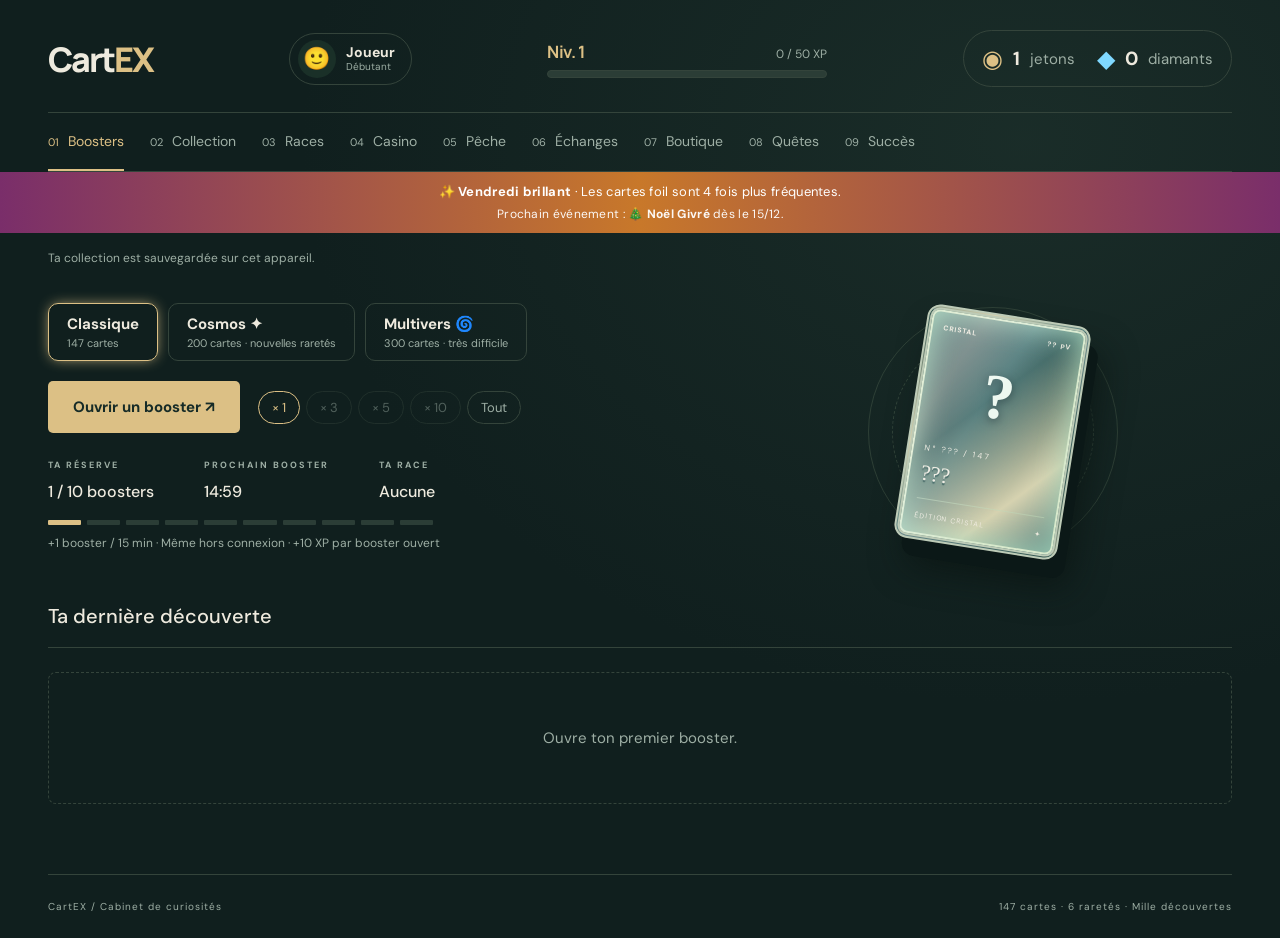
<file: index.html>
<!doctype html>
<html lang="fr">
<head><meta charset="utf-8"><meta name="viewport" content="width=device-width,initial-scale=1"><meta name="theme-color" content="#142b28"><title>CartEX — Le cabinet des curiosités</title><link rel="stylesheet" href="style.css?v=33"></head>
<body>
<header><a class="brand" href="./">Cart<span>EX</span><small>LE CABINET DES CURIOSITÉS</small></a><button class="who" data-tab="profil" aria-label="Mon profil"><span id="who-avatar">🙂</span><span class="who-text"><b id="who-name">Joueur</b><small id="who-title">Débutant</small></span></button><div class="level" aria-label="Ton niveau"><div class="level-head"><b id="level-num">Niv. 1</b><span id="xp-text">0 / 50 XP</span></div><div class="xp-bar"><i id="xp-fill"></i></div></div><div class="wallet"><span class="coin">◉</span><strong id="balance">—</strong><span>jetons</span><span class="coin dia">◆</span><strong id="diamonds">0</strong><span>diamants</span></div></header>
<nav aria-label="Navigation principale"><button class="active" data-tab="packs">01 <span>Boosters</span></button><button data-tab="collection">02 <span>Collection</span></button><button data-tab="races">03 <span>Races</span></button><button data-tab="casino">04 <span>Casino</span></button><button data-tab="peche">05 <span>Pêche</span></button><button data-tab="echanges">06 <span>Échanges</span></button><button data-tab="boutique">07 <span>Boutique</span></button><button data-tab="quests">08 <span>Quêtes <b id="quest-badge"></b></span></button><button data-tab="succes">09 <span>Succès</span></button></nav>
<div id="event" hidden></div>
<main>
<p id="status" role="status" aria-live="polite">Connexion à ta collection…</p>
<section id="packs" class="tab visible">
<div class="hero"><div class="hero-copy"><div id="set-picker" class="set-picker" role="group" aria-label="Choix du booster"></div><div class="actions"><button id="open" class="primary" disabled>Ouvrir un booster <span>↗</span></button><div id="count-picker" class="count-picker" role="group" aria-label="Nombre de boosters à ouvrir"></div></div><div class="supply"><div><span class="eyebrow">TA RÉSERVE</span><strong id="reserve">— / 10 boosters</strong></div><div><span class="eyebrow">PROCHAIN BOOSTER</span><strong id="timer">—</strong></div><div><span class="eyebrow">TA RACE</span><strong id="race-chip">—</strong></div></div><div id="reserve-track" aria-hidden="true"></div><p class="fine" id="rate-note">+1 booster / 15 min · Même hors connexion · +10 XP par booster ouvert</p></div>
<div class="showcase" aria-label="Aperçu d’une carte Cristal"><div class="orbit"></div><div class="display-card"><div class="display-top">CRISTAL <span>?? PV</span></div><div class="gem"><span class="mystery-mark">?</span></div><p>N° ??? / 147</p><h2>???</h2><div class="display-bottom">ÉDITION CRISTAL <span>✦</span></div></div><span class="float-note">LE HASARD A DE L’ÉCLAT.</span></div></div>
<div class="section-heading"><h2>Ta dernière découverte</h2></div><div id="resultat" class="grid result"><div class="empty">Ouvre ton premier booster.</div></div>
</section>
<section id="collection" class="tab"><div class="set-picker col-picker" role="group" aria-label="Choix de la collection"></div><div class="section-heading"><div><p class="eyebrow">LE CABINET</p><h1>Ta collection</h1><p id="count">— / 147 cartes</p></div><div class="sell-box"><div id="sell-filter" class="sell-filter"></div><button id="sell" class="secondary" disabled>Vendre les doublons</button></div></div><div id="themes" class="theme-row"></div><div class="filters"><label>Rechercher <input id="search" type="search" placeholder="Nom d’une carte…"></label><label>Rareté <select id="rarity"><option value="">Toutes les raretés</option></select></label><label class="check"><input id="owned" type="checkbox"> Cartes obtenues</label></div><p class="fine"><span id="sell-rate"></span> Ton premier exemplaire est conservé. Les cartes que tu n’as pas encore restent cachées.</p><div id="cards"></div></section>

<section id="casino" class="tab"><div class="casino-layout" data-casino><div><h1>Casino</h1><p class="fine">Jetons virtuels uniquement. Aucun achat ni gain d’argent réel. Chaque partie rapporte 3 XP (30 XP par jour maximum au casino).</p>
<div class="game-tabs"><button class="active" data-game="slots">Machine</button><button data-game="bomb">Bombe</button><button data-game="animals">Course</button><button data-game="mystery">Mystère</button><button data-game="dice">Dés</button></div>
<label for="bet">Ta mise</label><select id="bet"><option value="0.25">0,25 jeton</option><option value="0.5">0,5 jeton</option><option value="1" selected>1 jeton</option><option value="2">2 jetons</option><option value="5">5 jetons</option></select>
<details class="rules" data-for="slots"><summary>Gains et probabilités</summary><p><span>Trois étoiles · 7 %</span><b>Mise × 5</b></p><p><span>Trois diamants · 20 %</span><b>Mise × 2</b></p><p><span>Trois éclats · 8 %</span><b>Une carte</b></p><p><span>Autre combinaison · 65 %</span><b>Mise perdue</b></p><small>Les gains indiqués incluent la mise. Les cartes suivent les raretés des boosters.</small></details>
<details class="rules" data-for="bomb" hidden open><summary>Comment jouer</summary><p>9 cases, dont 5 bombes. Chaque case sûre fait monter ton gain, une bombe te fait tout perdre. Encaisse quand tu veux.</p><p><span>1 case sûre</span><b>× 2</b></p><p><span>2 cases</span><b>× 4</b></p><p><span>3 cases</span><b>× 10</b></p><p><span>4 cases (toutes)</span><b>× 20</b></p></details>
<details class="rules" data-for="animals" hidden open><summary>Comment jouer</summary><p>Choisis un animal. Un seul gagne : plus il est lent, plus il paie.</p></details>
<details class="rules" data-for="mystery" hidden open><summary>Comment jouer</summary><p>Trois cartes, un seul trésor. Une chance sur trois, gain × 2,4.</p></details>
<details class="rules" data-for="dice" hidden open><summary>Comment jouer</summary><p>Deux dés, on parie sur la somme.</p><p><span>Plus de 7 · 42 %</span><b>× 1,9</b></p><p><span>Moins de 7 · 42 %</span><b>× 1,9</b></p><p><span>Sept pile · 17 %</span><b>× 4,8</b></p></details></div>
<div class="stages"><div class="machine" data-stage="slots"><p class="eyebrow">LA CHANCE TOURNE</p><div class="reels" id="reels" aria-hidden="true"><span>✦</span><span>◈</span><span>❖</span></div><button id="play" class="primary" disabled>Tenter ma chance ↗</button><p id="casino-message" role="status">Le prochain tour t’appartient.</p><div id="casino-card" class="grid"></div></div>
<div class="machine" data-stage="bomb" hidden><p class="eyebrow">LA BOMBE</p><div id="bomb-grid" class="bomb-grid"></div><div class="stage-actions"><button id="bomb-start" class="primary">Jouer</button><button id="bomb-cash" class="secondary">Encaisser</button></div><p id="msg-bomb" class="game-msg" role="status"></p></div>
<div class="machine" data-stage="animals" hidden><p class="eyebrow">LA COURSE</p><div id="animal-track" class="animal-track"></div><div id="animal-picks" class="pick-list"></div><p id="msg-animals" class="game-msg" role="status"></p></div>
<div class="machine" data-stage="mystery" hidden><p class="eyebrow">LA CARTE MYSTÈRE</p><div id="mystery-cards" class="mystery-cards"></div><p id="msg-mystery" class="game-msg" role="status"></p></div>
<div class="machine" data-stage="dice" hidden><p class="eyebrow">LES DÉS</p><div id="dice-faces" class="dice-faces"><span>⚀</span><span>⚀</span></div><div id="dice-picks" class="pick-list"></div><p id="msg-dice" class="game-msg" role="status"></p></div></div></div></section>
<section id="boutique" class="tab"><h1>Boutique</h1><div class="shop-wallet"><span>◉ <b id="shop-jetons">0</b> jetons</span><span>◆ <b id="shop-diamants">0</b> diamants</span></div><p class="fine" id="shop-boosts"></p><div id="shop-picker" class="set-picker" role="group" aria-label="Collection des packs"></div><div id="daily" class="daily"></div><div id="shop-list" class="shop-layout"></div><div class="code-box"><h2>🎁 Code secret</h2><p class="fine">Tu as un code ? Tape-le ici pour recevoir ta récompense.</p><form id="code-form" autocomplete="off"><input id="code-input" type="text" maxlength="40" placeholder="Ton code…" aria-label="Code secret" autocapitalize="characters" spellcheck="false"><button class="primary" type="submit">Valider</button></form><p id="code-msg" class="fine" role="status"></p><div id="code-card"></div></div></section>
<section id="cosmos" class="tab"><div class="set-picker col-picker" role="group" aria-label="Choix de la collection"></div><div class="section-heading"><div><p class="eyebrow">L’EXTENSION</p><h1>Cosmos</h1><p id="c-count">— / 200 cartes</p></div><div class="sell-box"><div id="c-sell-filter" class="sell-filter"></div><button id="c-sell" class="secondary" disabled>Vendre les doublons</button></div></div><div id="c-themes" class="theme-row"></div>
<details class="rules cosmos-odds"><summary>Raretés et probabilités</summary><div id="c-odds"></div><small>Chances par carte tirée dans un booster Cosmos. La carte Ultime est tirée à part.</small></details>
<div class="filters"><label>Rechercher <input id="c-search" type="search" placeholder="Nom d’une carte…"></label><label>Rareté <select id="c-rarity"><option value="">Toutes les raretés</option></select></label><label class="check"><input id="c-owned" type="checkbox"> Cartes obtenues</label></div>
<p class="fine" id="c-sell-note"></p><div id="c-cards"></div></section>
<section id="multivers" class="tab"><div class="set-picker col-picker" role="group" aria-label="Choix de la collection"></div><div class="section-heading"><div><p class="eyebrow">LA GRANDE EXTENSION</p><h1>Multivers</h1><p id="m-count">— / 300 cartes</p></div><div class="sell-box"><div id="m-sell-filter" class="sell-filter"></div><button id="m-sell" class="secondary" disabled>Vendre les doublons</button></div></div><div id="m-themes" class="theme-row"></div>
<details class="rules cosmos-odds multi-odds"><summary>Raretés et probabilités</summary><div id="m-odds"></div><small>Chances par carte tirée dans un booster Multivers. Les cartes Paradoxe et Absolu sont tirées à part, avec leurs propres chances.</small></details>
<div class="filters"><label>Rechercher <input id="m-search" type="search" placeholder="Nom d’une carte…"></label><label>Rareté <select id="m-rarity"><option value="">Toutes les raretés</option></select></label><label class="check"><input id="m-owned" type="checkbox"> Cartes obtenues</label></div>
<p class="fine" id="m-sell-note"></p><div id="m-cards"></div></section>
<section id="evenements" class="tab"><div class="set-picker col-picker" role="group" aria-label="Choix de la collection"></div><div class="section-heading"><div><p class="eyebrow">ÉDITIONS LIMITÉES</p><h1>Événements</h1><p id="e-count">— cartes d’événement</p></div><div class="sell-box"><button id="e-sell" class="secondary" disabled>Vendre les doublons</button></div></div><p class="fine" id="e-note"></p><div id="e-list"></div></section>
<section id="races" class="tab"><h1>Races</h1>
<div class="race-layout"><div class="race-panel"><h2>Ta race équipée</h2><div id="race-equipped"></div><button id="roll-race" class="primary" disabled>Tirer une race ↗</button><p class="fine" id="race-cost"></p><div id="race-result" role="status" aria-live="polite"></div></div>
<div class="race-panel"><h2>Tes chances</h2><div id="race-odds" class="race-odds"></div><p class="fine">Plus une race est rare, plus ses avantages sont forts : boosters plus rapides, plus de chance d’avoir des cartes rares, doublons revendus plus cher.</p></div></div>
<div class="section-heading"><h2>Toutes les races</h2></div><div id="race-list" class="race-grid"></div></section>
<section id="profil" class="tab"><h1>Profil</h1><div class="profile-layout"><div class="race-panel"><h2>Identité</h2><label class="pf-label">Pseudo <input id="pf-name" maxlength="16" placeholder="Ton pseudo" autocomplete="off"></label><h3>Avatar</h3><div id="pf-avatars" class="pf-avatars"></div><h3>Titre</h3><div id="pf-titles" class="pf-titles"></div></div>
<div class="race-panel"><h2>Apparence</h2><h3>Thème</h3><div id="pf-themes" class="pf-row"></div><h3>Dos de carte</h3><div id="pf-backs" class="pf-row"></div><h2 class="pf-stats-title">Statistiques</h2><div id="pf-stats" class="race-odds"></div></div></div></section>
<section id="succes" class="tab"><h1>Succès</h1><p class="fine" id="ach-count"></p><div id="ach-list" class="ach-grid"></div><div class="section-heading"><h2>Cartes secrètes</h2></div><p class="fine">Elles ne sortent jamais des boosters : il faut les mériter.</p><div id="secret-cards" class="race-grid secret-grid"></div></section>
<section id="peche" class="tab"><h1>Pêche</h1><p class="fine" id="fish-info"></p><div class="peche-layout"><div class="machine fish-stage"><div id="fish-scene" class="fish-scene">🎣</div><p id="fish-msg" class="game-msg" role="status">Lance ta ligne, puis ferre dès que ça mord !</p><button id="fish-cast" class="primary">Lancer la ligne</button></div><div class="race-panel"><h2>Ce que tu peux attraper</h2><div id="fish-table" class="race-odds"></div></div></div></section>
<section id="echanges" class="tab"><h1>Échanges</h1><p class="fine">Donne des doublons pour obtenir une carte de la rareté au-dessus. Tes cartes verrouillées 🔒 ne sont jamais utilisées.</p><div id="trade-picker" class="set-picker" role="group" aria-label="Collection à échanger"></div><div id="trade-recipes" class="trade-recipes"></div><div class="race-layout"><div class="race-panel"><h2 id="trade-title"></h2><div id="trade-slots" class="trade-slots"></div><button id="trade-go" class="primary" disabled>Échanger</button><div id="trade-result" role="status" aria-live="polite"></div></div><div class="race-panel"><h2>Tes doublons disponibles</h2><div id="trade-dups" class="trade-dups"></div></div></div></section>
<section id="quests" class="tab"><p class="eyebrow">CHAQUE JOUR, UN NOUVEAU DÉFI</p><div class="section-heading"><h1>Quêtes <em>du jour.</em></h1><span id="quest-reset">Retour à minuit UTC</span></div><div id="quest-list" class="quest-list"></div></section>
</main><dialog id="pack-dialog" aria-labelledby="pack-title"><div class="pack-heading"><div><p class="eyebrow">BOOSTER OUVERT</p><h2 id="pack-title">Tes 5 cartes</h2></div><button id="close-pack" class="secondary">Fermer ✕</button></div><p id="rare-message" role="status"></p><div id="pack-cards" class="grid result"></div><button id="keep-cards" class="primary">Garder mes cartes</button></dialog><div id="celebration" aria-hidden="true"></div><div id="toast" role="status" aria-live="polite" hidden></div><div id="opening" hidden><div class="op-stage"></div><button id="op-skip" class="secondary">Passer ›</button></div><div id="levelup" popover="manual" role="status" aria-live="polite"></div><footer><span>CartEX / Cabinet de curiosités</span><span>147 cartes · 6 raretés · Mille découvertes</span></footer><script type="module" src="script.js?v=33"></script>
<dialog id="pick-dialog"><h2>Choisis ta carte nouvelle</h2><p class="fine">Ton pack contiendra la carte que tu choisis, plus 4 cartes tirées au hasard.</p><div id="pick-cards" class="pick-cards"></div><div class="pick-actions"><button id="pick-reroll" class="secondary" type="button">🔄 Autres propositions</button><button id="pick-cancel" class="secondary" type="button">Annuler</button></div></dialog>
</body></html>
</file>
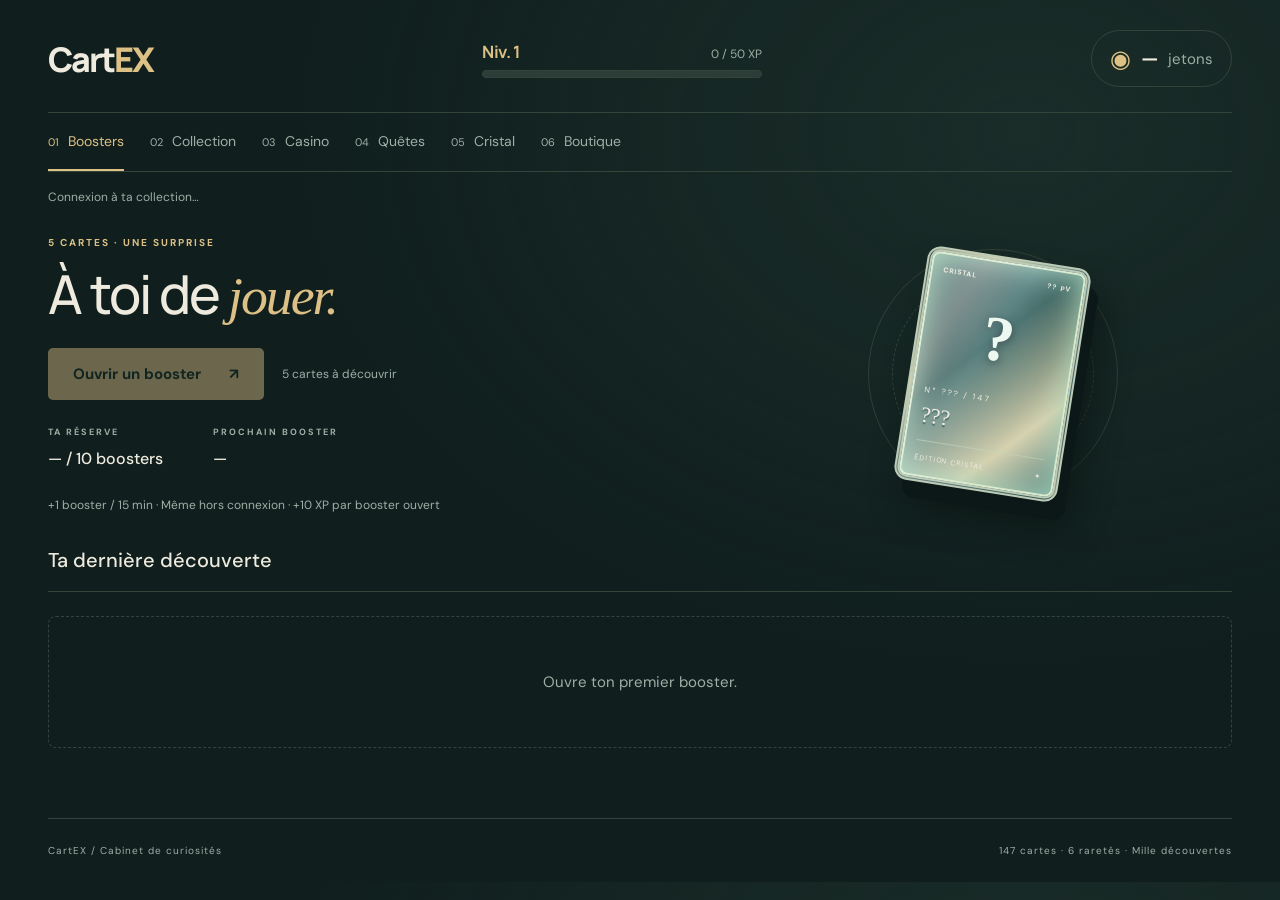
<file: index (2).html>
<!doctype html>
<html lang="fr">
<head><meta charset="utf-8"><meta name="viewport" content="width=device-width,initial-scale=1"><meta name="theme-color" content="#142b28"><title>CartEX — Le cabinet des curiosités</title><link rel="stylesheet" href="style.css?v=5"></head>
<body>
<header><a class="brand" href="./">Cart<span>EX</span><small>LE CABINET DES CURIOSITÉS</small></a><div class="level" aria-label="Ton niveau"><div class="level-head"><b id="level-num">Niv. 1</b><span id="xp-text">0 / 50 XP</span></div><div class="xp-bar"><i id="xp-fill"></i></div></div><div class="wallet"><span class="coin">◉</span><strong id="balance">—</strong><span>jetons</span></div></header>
<nav aria-label="Navigation principale"><button class="active" data-tab="packs">01 <span>Boosters</span></button><button data-tab="collection">02 <span>Collection</span></button><button data-tab="casino">03 <span>Casino</span></button><button data-tab="quests">04 <span>Quêtes <b id="quest-badge"></b></span></button><button data-tab="cristal">05 <span>Cristal</span></button><button data-tab="boutique">06 <span>Boutique</span></button></nav>
<main>
<p id="status" role="status" aria-live="polite">Connexion à ta collection…</p>
<section id="packs" class="tab visible">
<div class="hero"><div class="hero-copy"><p class="eyebrow">5 CARTES · UNE SURPRISE</p><h1>À toi de <em>jouer.</em></h1><div class="actions"><button id="open" class="primary" disabled>Ouvrir un booster <span>↗</span></button><span class="fine">5 cartes à découvrir</span></div><div class="supply"><div><span class="eyebrow">TA RÉSERVE</span><strong id="reserve">— / 10 boosters</strong></div><div><span class="eyebrow">PROCHAIN BOOSTER</span><strong id="timer">—</strong></div></div><div id="reserve-track" aria-hidden="true"></div><p class="fine">+1 booster / 15 min · Même hors connexion · +10 XP par booster ouvert</p></div>
<div class="showcase" aria-label="Aperçu d’une carte Cristal"><div class="orbit"></div><div class="display-card"><div class="display-top">CRISTAL <span>?? PV</span></div><div class="gem"><span class="mystery-mark">?</span></div><p>N° ??? / 147</p><h2>???</h2><div class="display-bottom">ÉDITION CRISTAL <span>✦</span></div></div><span class="float-note">LE HASARD A DE L’ÉCLAT.</span></div></div>
<div class="section-heading"><h2>Ta dernière découverte</h2></div><div id="resultat" class="grid result"><div class="empty">Ouvre ton premier booster.</div></div>
</section>
<section id="collection" class="tab"><div class="section-heading"><div><p class="eyebrow">LE CABINET</p><h1>Ta collection</h1><p id="count">— / 147 cartes</p></div><button id="sell" class="secondary" disabled>Vendre les doublons</button></div><div class="filters"><label>Rechercher <input id="search" type="search" placeholder="Nom d’une carte…"></label><label>Rareté <select id="rarity"><option value="">Toutes les raretés</option></select></label><label class="check"><input id="owned" type="checkbox"> Cartes obtenues</label></div><p class="fine">Chaque doublon rapporte 0,05 jeton. Ton premier exemplaire est conservé. Les cartes que tu n’as pas encore restent cachées.</p><div id="cards"></div></section>
<section id="cristal" class="tab"><p class="eyebrow">LA NOUVELLE RARETÉ</p><h1>Les cartes <em>Cristal.</em></h1><p class="intro">Trois trésors holographiques à découvrir.</p><p class="fine">Probabilité de la rareté Cristal : environ 0,50 % par carte tirée.</p><div id="crystal-cards" class="grid crystal-gallery"></div></section>
<section id="casino" class="tab"><div class="casino-layout"><div><p class="eyebrow">LE SALON DU HASARD</p><h1>À toi <em>de jouer.</em></h1><p class="intro">Des jetons ou une carte à gagner.</p><p class="fine">Jetons virtuels uniquement. Aucun achat ni gain d’argent réel. Chaque partie rapporte 4 XP.</p><details class="rules"><summary>Gains et probabilités</summary><p><span>Trois étoiles · 10 %</span><b>Mise × 5</b></p><p><span>Trois diamants · 25 %</span><b>Mise × 2</b></p><p><span>Trois éclats · 15 %</span><b>Une carte</b></p><p><span>Autre combinaison · 50 %</span><b>Mise perdue</b></p><small>Les gains indiqués incluent la mise. Les cartes suivent les raretés des boosters.</small></details></div><div class="machine"><p class="eyebrow">LA CHANCE TOURNE</p><div class="reels" id="reels" aria-hidden="true"><span>✦</span><span>◈</span><span>❖</span></div><label for="bet">Ta mise</label><select id="bet"><option value="0.25">0,25 jeton</option><option value="0.5">0,5 jeton</option><option value="1" selected>1 jeton</option><option value="2">2 jetons</option><option value="5">5 jetons</option></select><button id="play" class="primary" disabled>Tenter ma chance ↗</button><p id="casino-message" role="status">Le prochain tour t’appartient.</p><div id="casino-card" class="grid"></div></div></div></section>
<section id="boutique" class="tab"><p class="eyebrow">LES PETITES RÉSERVES</p><h1>Fais tes <em>réserves.</em></h1><div class="shop-layout"><article class="shop"><span class="shop-icon">◷</span><h2>Les boosters gratuits</h2><p>+1 booster toutes les 15 min. Jusqu’à 10 en réserve, même hors connexion.</p><button class="secondary" data-go="packs">Voir ma réserve ↗</button></article><article class="shop"><span class="shop-icon">◉</span><h2>Une seconde vie aux doublons</h2><p>Un doublon = 0,05 jeton. Un booster hors réserve = 1 jeton.</p><button class="secondary" data-go="collection">Gérer ma collection ↗</button></article><article class="shop wide"><span class="shop-icon">✦</span><h2>Les niveaux</h2><p>Gagne de l’XP : <b>10 XP</b> par booster ouvert, <b>4 XP</b> par partie de casino et <b>25 XP</b> par quête récupérée. Chaque niveau te donne <b>1 booster bonus</b>, et tous les 5 niveaux, <b>2 jetons</b> en plus. Plus tu montes, plus il faut d’XP pour le niveau suivant.</p></article></div></section>
<section id="quests" class="tab"><p class="eyebrow">CHAQUE JOUR, UN NOUVEAU DÉFI</p><div class="section-heading"><h1>Quêtes <em>du jour.</em></h1><span id="quest-reset">Retour à minuit UTC</span></div><div id="quest-list" class="quest-list"></div></section>
</main><dialog id="pack-dialog" aria-labelledby="pack-title"><div class="pack-heading"><div><p class="eyebrow">BOOSTER OUVERT</p><h2 id="pack-title">Tes 5 cartes</h2></div><button id="close-pack" class="secondary">Fermer ✕</button></div><p id="rare-message" role="status"></p><div id="pack-cards" class="grid result"></div><button id="keep-cards" class="primary">Garder mes cartes</button></dialog><div id="celebration" aria-hidden="true"></div><div id="levelup" popover="manual" role="status" aria-live="polite"></div><footer><span>CartEX / Cabinet de curiosités</span><span>147 cartes · 6 raretés · Mille découvertes</span></footer><script type="module" src="script.js?v=5"></script>
</body></html>
</file>
<file: style.css>
@import url('https://fonts.googleapis.com/css2?family=DM+Sans:wght@400;500;600;700&family=Manrope:wght@400;500;600;700;800&display=swap');
:root{--bg:#101f1e;--panel:#172a27;--text:#eeeade;--muted:#9eafa5;--gold:#dcc085;--line:#34443b;--panel2:#1a3028;--glow:#29413866;--accent:#8fcbbc}*{box-sizing:border-box}body{margin:0;color:var(--text);background:var(--bg);font-family:'DM Sans',sans-serif;font-size:15px;background-image:radial-gradient(ellipse at 80% 15%,var(--glow),transparent 50%)}button,input,select{font:inherit}button,a,input,select{-webkit-tap-highlight-color:transparent}button{cursor:pointer;transition:transform .2s,background .2s}button:hover:not(:disabled){transform:translateY(-2px)}button:disabled{opacity:.45;cursor:not-allowed}button:focus-visible,a:focus-visible,input:focus-visible,select:focus-visible{outline:2px solid var(--gold);outline-offset:5px}header{max-width:1280px;margin:auto;display:flex;justify-content:space-between;align-items:center;padding:30px 48px 25px}.brand{font-family:'Manrope',sans-serif;font-size:34px;font-weight:800;text-decoration:none;color:var(--text);letter-spacing:-2px}.brand span{color:var(--gold)}.brand small{display:block;font:9px 'DM Sans',sans-serif;letter-spacing:2.5px;margin-top:4px;color:var(--muted)}.wallet{display:flex;align-items:center;gap:10px;padding:12px 18px;border:1px solid var(--line);border-radius:30px;color:var(--muted)}.wallet strong{color:var(--text);font-size:19px}.coin{color:var(--gold);font-size:24px}nav{display:flex;max-width:1184px;margin:auto;border-top:1px solid var(--line);border-bottom:1px solid var(--line);gap:32px}nav button{border:0;background:none;color:var(--muted);padding:19px 0;font-size:11px;display:flex;gap:9px;align-items:baseline;border-bottom:2px solid transparent}nav button span{font-size:14px}nav .active{color:var(--gold);border-bottom-color:var(--gold)}main{max-width:1280px;margin:auto;padding:0 48px 70px}#status{font-size:12px;color:var(--muted);min-height:20px;margin:17px 0}.tab{display:none}.tab.visible{display:block;animation:fade .35s ease}.hero{display:grid;grid-template-columns:1.2fr 1fr;gap:35px;align-items:center;min-height:490px}.eyebrow{font-size:10px;letter-spacing:2px;color:var(--gold);font-weight:700}h1{font:500 clamp(36px,4.2vw,56px)/1.15 'Manrope',sans-serif;letter-spacing:-2px;margin:22px 0}h1 em{font-family:Georgia,serif;font-weight:400;color:var(--gold)}.intro{max-width:470px;color:var(--muted);line-height:1.85}.actions{display:flex;align-items:center;gap:18px;margin:28px 0 30px}.primary{background:var(--gold);color:#162b27;padding:16px 25px;border:0;border-radius:5px;font-weight:700;min-height:50px}.primary span{margin-left:24px}.fine{font-size:12px;color:var(--muted);line-height:1.7}.supply{display:flex;gap:50px;margin-top:24px}.supply strong{display:block;font-size:16px;font-weight:500;margin-top:8px}.supply .eyebrow{font-size:9px;color:var(--muted)}#reserve-track{display:flex;gap:6px;margin:18px 0 8px;max-width:385px}#reserve-track i{height:5px;flex:1;background:#2b3d36;border-radius:1px}#reserve-track .filled{background:var(--gold)}.showcase{height:455px;display:grid;place-items:center;position:relative;isolation:isolate}.orbit{position:absolute;width:390px;height:390px;border:1px solid #53675466;border-radius:50%;z-index:-1}.orbit:after{content:'';position:absolute;inset:23px;border:1px dashed #53675477;border-radius:50%}.display-card{position:relative;overflow:hidden;width:248px;height:345px;transform:rotate(10deg);padding:20px;border:5px double #bdcbb7;border-radius:13px;background:linear-gradient(135deg,#6b8b8c,#325650 40%,#d6d2b0 75%,#517c7b);box-shadow:10px 17px 0 #0b1817,15px 25px 35px #091310bb,inset 0 0 0 2px #d8e9cc,inset 0 0 30px #a9d8bc}.display-card:after,.card:not(.locked):after{content:'';position:absolute;inset:0;pointer-events:none;background:linear-gradient(115deg,transparent 15%,#c9e7bd33 25%,#eac3c54d 35%,#92c5d84d 45%,transparent 60%);background-size:250% 100%;background-position:var(--shine,50%) center;mix-blend-mode:screen}.display-top{font-size:10px;font-weight:700;display:flex;justify-content:space-between;letter-spacing:1px}.gem{height:165px;display:grid;place-items:center;font-size:150px;line-height:1;color:#d9edd0;text-shadow:3px 6px #3c655b,-2px -2px #e0efdf,0 12px 15px #142b28}.display-card p{font-size:9px;letter-spacing:2px;margin:8px 0}.display-card h2{font:30px Georgia,serif;margin:8px 0 18px;text-shadow:0 2px 1px #25443c}.display-bottom{border-top:1px solid #c0d8b888;padding-top:12px;display:flex;justify-content:space-between;font-size:9px;letter-spacing:1px}.float-note{position:absolute;bottom:7px;font-size:9px;letter-spacing:3px;color:var(--muted)}.section-heading{display:flex;align-items:center;justify-content:space-between;gap:20px;border-bottom:1px solid var(--line);padding-bottom:18px;margin:38px 0 24px}.section-heading h2{font-size:20px;font-weight:500;margin:0}.section-heading>span{color:var(--muted);font-size:12px}.section-heading h1{margin:12px 0}.empty{width:100%;padding:50px 20px;text-align:center;color:var(--muted);border:1px dashed var(--line);line-height:2;border-radius:8px;grid-column:1/-1}.empty small{font-size:12px}.grid{display:grid;grid-template-columns:repeat(auto-fill,minmax(160px,1fr));gap:20px}.result{grid-template-columns:repeat(5,1fr)}.card{--accent:#8fcbbc;position:relative;min-height:242px;overflow:hidden;border:3px double color-mix(in srgb,var(--accent),#f4e5b4 40%);border-radius:9px;padding:13px;background:radial-gradient(ellipse at 50% 25%,color-mix(in srgb,var(--accent),#182822 45%),#142723 90%);box-shadow:3px 5px 0 #091513,inset 0 0 0 1px #b3b9a233,inset 0 0 18px #c7dec311;transition:transform .18s;transform-style:preserve-3d}.card-top{display:flex;justify-content:space-between;font-size:9px;letter-spacing:.5px;color:#dfdfc9}.card-top b{font-size:10px}.art{height:124px;display:grid;place-items:center;font-size:62px;filter:drop-shadow(3px 6px 1px #10251faa);color:var(--accent);text-shadow:1px 1px #ecedbf}.card small{font-size:8px;letter-spacing:1px;color:var(--muted)}.card h3{font-family:Georgia,serif;font-size:20px;font-weight:400;margin:8px 0 14px}.card-bottom{display:flex;justify-content:space-between;border-top:1px solid #a8ba9e44;padding-top:8px;font-size:8px;letter-spacing:1px;color:var(--gold)}.card.cristal{background:linear-gradient(135deg,#76948c,#24443c 45%,#718c8e 70%,#3e6654)}.card.cristal .art{text-shadow:2px 4px #26483e,-1px -1px #e2eec8}.card.locked{border-color:#34463d;background:linear-gradient(145deg,#1b302a,#14231f);box-shadow:2px 4px 0 #0d1916;color:#83978a}.card.locked .art{color:#52675b;text-shadow:none}.card.locked .card-top,.card.locked .card-bottom{color:#7a8d81}.rarity-heading{font-size:14px;font-weight:500;letter-spacing:1px;margin:35px 0 18px}.secondary{border:1px solid #62715c;color:var(--text);border-radius:5px;background:transparent;padding:12px 18px;font-size:13px}.filters{display:flex;gap:18px;align-items:flex-end;margin:22px 0}.filters label{font-size:12px;color:var(--muted)}input[type=search],select{display:block;background:var(--panel2);color:var(--text);border:1px solid #455a4b;border-radius:5px;padding:12px;margin-top:8px;min-height:45px}input[type=search]{min-width:230px}.filters .check{display:flex;align-items:center;gap:6px;padding:12px 0}input[type=checkbox]{accent-color:var(--gold)}.crystal-gallery{max-width:800px;grid-template-columns:repeat(3,1fr);margin-top:40px;gap:30px}.crystal-gallery .card{min-height:330px;padding:20px}.crystal-gallery .art{height:190px;font-size:100px}.casino-layout{display:grid;grid-template-columns:1fr 1fr;gap:80px;padding-top:30px}.rules{margin:30px 0;padding-top:15px;border-top:1px solid var(--line)}.rules h3{font-size:16px;font-weight:500}.rules p{display:flex;justify-content:space-between;color:var(--muted);font-size:13px}.rules b{color:var(--gold);font-weight:500}.rules small{display:block;max-width:400px;color:var(--muted);line-height:1.7;font-size:11px}.machine{align-self:start;background:var(--panel2);border:1px solid #6c7952;border-radius:14px;padding:30px;text-align:center;box-shadow:0 12px 0 #0c1915}.reels{display:flex;gap:10px;margin:24px 0 30px;justify-content:center}.reels span{display:grid;place-items:center;flex:1;max-width:110px;height:125px;font-size:56px;color:var(--gold);background:linear-gradient(#14251f,#2e4838,#14251f);border:1px solid #5a674b;border-radius:6px;text-shadow:0 3px #11211b}.machine label{font-size:12px;color:var(--muted)}.machine select{width:100%;margin:10px 0 15px}.machine .primary{width:100%}#casino-message{font-size:13px;line-height:1.7;min-height:42px;color:var(--gold)}#casino-card{max-width:190px;margin:auto}.spinning span{animation:spin .2s ease-in-out infinite alternate}.shop-layout{display:grid;grid-template-columns:1.2fr 1fr;gap:30px;margin:40px 0}.shop{border:1px solid var(--line);padding:32px;border-radius:8px;background:var(--panel2)}.shop h2{font-family:Georgia,serif;font-size:27px;font-weight:400}.shop p{color:var(--muted);line-height:1.9;max-width:460px}.shop-icon{font-size:42px;color:var(--gold)}footer{max-width:1184px;margin:auto;padding:25px 0;border-top:1px solid var(--line);display:flex;justify-content:space-between;font-size:10px;color:var(--muted);letter-spacing:1px}.retry{border:0;background:transparent;color:var(--gold);text-decoration:underline;font-size:12px}.reveal{animation:reveal .6s backwards}@keyframes reveal{from{opacity:0;transform:perspective(800px) rotateY(80deg) translateY(20px)}to{opacity:1;transform:rotateY(0)}}@keyframes fade{from{opacity:0}to{opacity:1}}@keyframes spin{to{transform:translateY(7px);opacity:.4}}@media(max-width:900px){header{padding:24px}nav{margin:0 24px;gap:24px}main{padding:0 24px 50px}.hero{grid-template-columns:1fr 0.8fr;gap:5px}.display-card{width:205px;height:310px}.orbit{width:290px;height:290px}.showcase{height:390px}.gem{height:140px;font-size:125px}.result{grid-template-columns:repeat(auto-fit,minmax(150px,1fr))}.casino-layout{gap:30px}.filters{flex-wrap:wrap}footer{margin:0 24px}.actions{flex-wrap:wrap}}@media(max-width:620px){header{padding:20px}.brand{font-size:28px}.brand small{font-size:7px;letter-spacing:1.6px}.wallet{padding:8px 12px;font-size:12px;gap:6px}.wallet strong{font-size:16px}nav{margin:0 20px;gap:20px;overflow-x:auto}nav button{white-space:nowrap}nav button>span{font-size:12px}main{padding:0 20px 40px}.hero{grid-template-columns:1fr}.hero-copy{padding-top:15px}h1{font-size:39px;letter-spacing:-1.7px}.intro{font-size:14px}.showcase{height:370px;margin:20px 0 5px}.display-card{width:230px;height:325px}.orbit{width:310px;height:310px}.section-heading{align-items:flex-start;margin-top:28px}.section-heading>span{max-width:110px;line-height:1.6;text-align:right}.section-heading h2{font-size:17px}.grid,.result{grid-template-columns:repeat(2,minmax(0,1fr));gap:14px}.card{min-height:235px;padding:11px}.card h3{font-size:18px}.card-top{font-size:8px}.card-top b{font-size:9px}.art{font-size:56px}.crystal-gallery{grid-template-columns:1fr;max-width:290px;margin:30px auto}.casino-layout,.shop-layout{grid-template-columns:1fr;gap:22px}.machine{padding:23px}.filters{gap:14px}.filters label:first-child{width:100%}input[type=search]{width:100%}footer{margin:0 20px;gap:18px;line-height:1.8}.supply{gap:35px}.shop{padding:26px}}@media(prefers-reduced-motion:reduce){*,*:before,*:after{animation:none!important;transition:none!important}.card{transform:none!important}}
/* A compact playing table, with discoveries always in the foreground. */
.hero{min-height:290px;grid-template-columns:1.4fr 1fr}.hero h1{margin:14px 0}.hero .showcase{height:285px}.hero .display-card{width:165px;height:236px;padding:13px;transform:rotate(9deg)}.hero .gem{height:95px;font-size:85px}.hero .display-card h2{font-size:22px;margin:5px 0 12px}.hero .display-card p{font-size:8px}.hero .display-top,.hero .display-bottom{font-size:7px}.hero .orbit{width:250px;height:250px}.float-note,.brand small{display:none}.actions{margin:20px 0}.supply{margin-top:15px}.hero .fine{margin:6px 0}.section-heading{margin-top:26px}.rules summary{cursor:pointer;color:var(--gold);font-size:14px;padding:8px 0}nav{gap:26px}nav button{flex-shrink:0}.quest-list{display:grid;gap:16px}.quest{display:flex;align-items:center;gap:24px;border:1px solid var(--line);border-radius:12px;padding:26px;background:linear-gradient(115deg,#21392f,#172a27)}.quest-number{font:32px Georgia,serif;color:var(--gold);opacity:.55}.quest-content{flex:1}.quest h2{font-size:19px;font-weight:500;margin:0 0 14px}.quest progress{display:block;width:100%;max-width:480px;height:6px;border:0;border-radius:8px;background:var(--line);accent-color:var(--gold);margin-bottom:7px}.quest progress::-webkit-progress-bar{background:var(--line);border-radius:8px}.quest progress::-webkit-progress-value{background:var(--gold);border-radius:8px}.quest progress::-moz-progress-bar{background:var(--gold);border-radius:8px}.quest-reward{display:grid;gap:12px;text-align:center;min-width:135px}.quest-reward strong{color:var(--gold);font-size:14px}.quest.completed{opacity:.65}#quest-badge:not(:empty){display:inline-grid;place-items:center;background:var(--gold);color:var(--bg);min-width:19px;height:19px;border-radius:50%;font-size:11px;margin-left:4px}dialog{background:#142b26;color:var(--text);border:1px solid #788365;border-radius:18px;width:min(1080px,calc(100% - 28px));max-height:90dvh;padding:28px;box-shadow:0 25px 90px #071410aa;overflow-y:auto}dialog::backdrop{background:#091714dd;backdrop-filter:blur(8px)}body:has(dialog[open]){overflow:hidden}.pack-heading{display:flex;align-items:center;justify-content:space-between;gap:12px}.pack-heading h2{font:32px Georgia,serif;margin:8px 0}.pack-heading .eyebrow{margin:0}#rare-message{color:var(--gold);min-height:20px;font-size:14px;margin-bottom:20px}#keep-cards{display:block;margin:28px auto 0}.rare-pull{animation:rare-reveal 1s backwards}.rare-pull:before{content:'';position:absolute;inset:5px;border:1px solid var(--gold);border-radius:5px;pointer-events:none;animation:rare-frame 1.8s ease-in-out 2}.winner{animation:prize .7s ease-out 2}#celebration{position:fixed;inset:0;pointer-events:none;z-index:20;overflow:hidden}body:has(dialog[open]) #celebration{display:none}dialog[open]:has(.rare-pull){background-image:radial-gradient(ellipse at 50% 0,#665a304d,transparent 70%)}#celebration i{position:absolute;left:var(--x);top:-20px;width:8px;height:15px;background:var(--gold);animation:confetti 1.7s var(--delay) ease-in both}#celebration i:nth-child(2n){background:var(--accent);width:6px;height:6px;border-radius:50%}@keyframes confetti{from{transform:translate3d(0,-20px,0) rotate(0);opacity:1}to{transform:translate3d(var(--drift),90vh,0) rotate(var(--turn));opacity:0}}@keyframes rare-reveal{0%{opacity:0;transform:perspective(800px) rotateY(95deg) scale(.8)}65%{transform:perspective(800px) rotateY(-6deg) scale(1.04)}100%{opacity:1;transform:rotateY(0) scale(1)}}@keyframes rare-frame{50%{opacity:.2;transform:scale(.97)}}@keyframes prize{50%{transform:translateY(-5px);border-color:var(--gold);box-shadow:0 12px 0 #0c1915,0 0 0 4px #dcc08533}}
@media(max-width:900px){nav{gap:22px;overflow-x:auto}.hero .showcase{height:260px}dialog .result{grid-template-columns:repeat(3,minmax(0,1fr))}}
@media(max-width:620px){header{padding:14px 20px}nav button{padding:14px 0}#status{margin:10px 0}.hero{min-height:0;grid-template-columns:1fr}.hero-copy{padding-top:0}.hero .showcase{display:none}.hero h1{font-size:36px}.actions{margin:18px 0}.actions>.fine{display:none}.hero .primary{width:100%}.supply{justify-content:space-between;gap:12px}.result .empty{padding:24px 12px}dialog{padding:20px 14px;max-height:92dvh}.pack-heading h2{font-size:27px}.pack-heading .secondary{padding:10px;font-size:12px}dialog .result{grid-template-columns:repeat(2,minmax(0,1fr));gap:12px}dialog .card{min-height:208px;padding:10px}dialog .art{height:98px}dialog .card h3{font-size:17px}.quest{padding:18px 15px;gap:12px;flex-wrap:wrap}.quest-number{font-size:24px}.quest-content{min-width:180px}.quest h2{font-size:17px}.quest-reward{width:100%;display:flex;align-items:center;justify-content:space-between}.quest-reward button{padding:10px 18px;min-height:42px}#quests .section-heading{display:block}#quest-reset{display:block;max-width:none;text-align:left;font-size:11px}.casino-layout{padding-top:0}.casino-layout h1{margin:12px 0}.rules{margin:15px 0}.machine{margin-top:0}}
/* Local illustrations keep their detail at every card size. */
.art:has(img){filter:none;text-shadow:none;overflow:hidden;border-radius:5px;margin:10px 0;height:auto;aspect-ratio:4/3}.art img{display:block;width:100%;height:100%;object-fit:contain}.card.locked .art img{filter:saturate(.35);opacity:.65}.gem img{display:block;width:100%;height:100%;object-fit:contain;border-radius:5px}.hero .gem{font-size:0;margin:8px 0}.crystal-gallery .art:has(img){height:auto}dialog .art:has(img){height:auto}
/* Cartes pas encore découvertes : juste un point d'interrogation */
.card.locked .art{display:grid;place-items:center;font:700 64px Georgia,serif;color:#52675b}
.mystery-mark{display:grid;place-items:center;width:100%;height:100%;min-height:90px;font:700 64px Georgia,serif;color:#eaf6ec;text-shadow:0 2px 10px #0009}

/* =====================================================
   COULEURS VIVES PAR RARETÉ + EFFET HOLOGRAPHIQUE
   --holo = force de l'effet arc-en-ciel (0 à 1)
   ===================================================== */
.card:not(.locked){color:#fff;text-shadow:0 1px 2px #0008}
.card:not(.locked) .card-top,.card:not(.locked) small,.card:not(.locked) .card-bottom{color:#fff}
.card:not(.locked) .card-bottom{border-top-color:#ffffff55}
.card:not(.locked) .card-top b{background:#0007;border-radius:8px;padding:1px 6px}
.card:not(.locked):not(.cristal){border:3px solid var(--edge);box-shadow:0 0 0 1px #ffffff40 inset,3px 5px 0 #091513,0 0 16px -4px var(--edge)}
.card.commun:not(.locked){--edge:#d3dbe6;--holo:.18;background:linear-gradient(150deg,#c0cad7 0%,#7f8b9b 48%,#454f5e 100%)}
.card.rare:not(.locked){--edge:#8ccbff;--holo:.5;background:linear-gradient(150deg,#46aaff 0%,#1a5cf0 52%,#0a2a94 100%)}
.card.epique:not(.locked){--edge:#e6adff;--holo:.65;background:linear-gradient(150deg,#c862ff 0%,#7c22d8 52%,#3b0f88 100%)}
.card.legendaire:not(.locked){--edge:#ffe38f;--holo:.8;background:linear-gradient(150deg,#ffbe2e 0%,#f26a00 50%,#9c2e00 100%)}
.card.mythique:not(.locked){--edge:#ff9eae;--holo:.9;background:linear-gradient(150deg,#ff5068 0%,#d1103a 52%,#68091f 100%)}
.card.rare:not(.locked) .art:has(img),.card.epique:not(.locked) .art:has(img),.card.legendaire:not(.locked) .art:has(img),.card.commun:not(.locked) .art:has(img){box-shadow:0 0 0 2px #ffffff59,0 5px 12px #0006}

/* Reflet holographique : arc-en-ciel + bande lumineuse qui suivent la souris */
.card:not(.locked):after{
  content:'';position:absolute;inset:0;border-radius:inherit;pointer-events:none;z-index:3;
  background:
    linear-gradient(115deg,transparent 22%,#ffffff66 34%,transparent 46%),
    linear-gradient(115deg,#ff2a6d,#ffb21f,#f4ff4a,#3dff9a,#29c7ff,#8f5bff,#ff2a6d);
  background-size:260% 100%,320% 320%;
  background-position:var(--shine,50%) center,var(--shine,50%) var(--shiney,50%);
  mix-blend-mode:overlay;opacity:var(--holo,.5);
}

/* ---------- MYTHIQUE : le dessin prend toute la carte, lueur rouge qui pulse ---------- */
.card.mythique:not(.locked){
  padding:0;min-height:262px;display:flex;flex-direction:column;
  border-width:3px;animation:lueur-mythique 2.4s ease-in-out infinite;
}
@keyframes lueur-mythique{
  0%,100%{box-shadow:0 0 0 1px #ffffff40 inset,3px 5px 0 #091513,0 0 12px 2px #ff2d55aa}
  50%{box-shadow:0 0 0 1px #ffffff40 inset,3px 5px 0 #091513,0 0 30px 8px #ff2d55ee}
}
.card.mythique:not(.locked) .art{
  position:absolute;inset:0;margin:0;height:auto;aspect-ratio:auto;border-radius:0;z-index:0;
  font-size:230px;box-shadow:none;filter:drop-shadow(0 6px 10px #0009);
}
.card.mythique:not(.locked) .art:has(img){filter:none}
.card.mythique:not(.locked) .art img{width:100%;height:100%;object-fit:cover}
.card.mythique:not(.locked) .art:after{
  content:'';position:absolute;inset:0;pointer-events:none;
  background:linear-gradient(180deg,#46000f99 0%,transparent 30%,transparent 52%,#30000bdd 100%),linear-gradient(#ff2a5538,#ff2a5538);
}
.card.mythique:not(.locked) .card-top{position:relative;z-index:2;margin:12px 12px 0}
.card.mythique:not(.locked) small{position:relative;z-index:2;margin:auto 12px 0}
.card.mythique:not(.locked) h3{position:relative;z-index:2;margin:2px 12px 6px;font-size:22px}
.card.mythique:not(.locked) .card-bottom{position:relative;z-index:2;margin:0 12px 11px}

/* ---------- CRISTAL : dessin géant et pointes de cristal qui dépassent de la carte ---------- */
.card.cristal:not(.locked){
  --holo:1;--shards:polygon(0.0% 30px,14.8% 14px,21.9% 30px,34.8% 0px,48.2% 30px,52.3% 9px,61.3% 30px,63.9% 0px,65.9% 30px,79.1% 17px,calc(100% - 30px) 0.0%,calc(100% - 6px) 6.4%,calc(100% - 30px) 20.2%,calc(100% - 6px) 34.2%,calc(100% - 30px) 44.0%,calc(100% - 0px) 56.8%,calc(100% - 30px) 71.1%,calc(100% - 10px) 74.5%,calc(100% - 30px) 85.4%,calc(100% - 12px) 86.2%,calc(100% - 30px) 86.4%,calc(100% - 6px) 90.1%,91.5% calc(100% - 15px),88.0% calc(100% - 30px),81.5% calc(100% - 12px),76.7% calc(100% - 30px),58.2% calc(100% - 0px),38.9% calc(100% - 30px),29.6% calc(100% - 17px),21.0% calc(100% - 30px),7.5% calc(100% - 0px),0.0% calc(100% - 30px),11px 88.0%,30px 80.7%,0px 76.9%,30px 73.5%,16px 47.6%,30px 27.7%,8px 30.5%,30px 25.5%,0px 20.4%,30px 11.1%,7px 7.6%,30px 0.0%);
  overflow:visible;border:none;background:none;box-shadow:none;
  min-height:276px;padding:16px;
  filter:drop-shadow(0 0 12px #3df0e6bb) drop-shadow(0 0 4px #ffffffaa);
}
.card.cristal:not(.locked):before{
  content:'';position:absolute;inset:-30px;z-index:-1;border:0;animation:none;
  background:
    linear-gradient(150deg,#c9fff8 0%,#2fe3ee 32%,#3f7bff 68%,#b266ff 100%);
  clip-path:var(--shards);
}
.card.cristal:not(.locked):after{inset:-30px;clip-path:var(--shards);border-radius:0}
.card.cristal:not(.locked) .art:has(img){
  overflow:visible;aspect-ratio:auto;height:170px;margin:4px -8px;border-radius:0;box-shadow:none;
}
.card.cristal:not(.locked) .art img{
  width:135%;height:135%;margin:-17%;object-fit:contain;mix-blend-mode:screen;
  filter:saturate(1.5) brightness(1.2) drop-shadow(0 0 10px #ffffffcc);
  -webkit-mask-image:radial-gradient(closest-side,#000 58%,transparent 100%);
  mask-image:radial-gradient(closest-side,#000 58%,transparent 100%);
}
.card.cristal:not(.locked) .art{font-size:96px;text-shadow:0 0 14px #fff}
.card.cristal:not(.locked) h3{font-size:22px;text-shadow:0 1px 3px #0a3a6a99}
.crystal-gallery .card.cristal:not(.locked){min-height:340px}
.crystal-gallery .card.cristal:not(.locked) .art:has(img){height:220px}

/* Lisibilité du texte */
.card:not(.locked) .card-top span,.card:not(.locked) small,.card:not(.locked) .card-bottom span,.card:not(.locked) h3{text-shadow:0 1px 3px #000c}
.card.cristal:not(.locked){color:#04314d;text-shadow:0 1px 0 #ffffff99}
.card.cristal:not(.locked) .card-top span,.card.cristal:not(.locked) small,.card.cristal:not(.locked) .card-bottom,.card.cristal:not(.locked) .card-bottom span{color:#04314d;text-shadow:0 1px 0 #ffffffaa}
.card.cristal:not(.locked) .card-bottom{border-top-color:#04314d66}
.card.cristal:not(.locked) h3{color:#021f33;text-shadow:0 1px 0 #fffc,0 0 8px #ffffff88}

/* Les pointes dépassent : on laisse de la place autour des cartes Cristal */
.card.cristal:not(.locked){margin:14px}
.crystal-gallery{gap:48px 40px}

/* =====================================================
   NIVEAUX ET XP
   ===================================================== */
header{flex-wrap:wrap;gap:16px}
.level{display:grid;gap:7px;min-width:210px;flex:0 1 280px}
.level-head{display:flex;justify-content:space-between;align-items:baseline;gap:12px}
.level-head b{font-family:'Manrope',sans-serif;font-size:17px;color:var(--gold);letter-spacing:-.5px}
.level-head span{font-size:12px;color:var(--muted)}
.xp-bar{height:8px;border-radius:6px;background:#2b3d36;overflow:hidden;border:1px solid var(--line)}
.xp-bar i{display:block;height:100%;width:0;border-radius:6px;background:linear-gradient(90deg,#e0bb6a,#fff1b8,#e0bb6a);box-shadow:0 0 10px #e0bb6a88;transition:width .6s ease}
.shop.wide{grid-column:1/-1}
.shop.wide p{max-width:760px}
@media (max-width:760px){.level{order:3;flex-basis:100%;min-width:0}}

/* Annonce de niveau */
#levelup{display:none;position:fixed;inset:auto;top:14vh;left:50%;margin:0;transform:translateX(-50%);
  min-width:260px;padding:22px 34px;border:2px solid var(--gold);border-radius:14px;text-align:center;
  background:linear-gradient(160deg,#27483c,#122520);color:var(--text);pointer-events:none;z-index:200;
  box-shadow:0 0 40px #e0bb6a66,0 20px 50px #000a}
#levelup.show{display:grid;gap:6px;animation:annonce-niveau 3.4s ease both}
#levelup strong{font-family:Georgia,serif;font-size:38px;font-weight:400;color:#fff1b8;text-shadow:0 0 18px #e0bb6a}
#levelup span:last-child{color:var(--muted);font-size:14px}
@keyframes annonce-niveau{
  0%{opacity:0;transform:translateX(-50%) translateY(-24px) scale(.8)}
  12%{opacity:1;transform:translateX(-50%) translateY(0) scale(1.05)}
  20%{transform:translateX(-50%) translateY(0) scale(1)}
  85%{opacity:1}
  100%{opacity:0;transform:translateX(-50%) translateY(-12px)}
}

/* =====================================================
   LES RACES
   ===================================================== */
.race-layout{display:grid;grid-template-columns:1.15fr 1fr;gap:28px;margin:34px 0}
.race-panel{border:1px solid var(--line);border-radius:10px;background:var(--panel2);padding:28px}
.race-panel h2{font-family:Georgia,serif;font-weight:400;font-size:26px;margin:0 0 16px}
#race-equipped{margin-bottom:20px}
#race-result{margin-top:18px;display:grid;gap:10px}
.race-grid{display:grid;grid-template-columns:repeat(auto-fill,minmax(210px,1fr));gap:22px;margin:20px 0 40px}
.race-card{position:relative;display:grid;gap:8px;justify-items:center;text-align:center;padding:20px 16px 18px;border-radius:16px;
  border:3px solid var(--accent);color:#fff;text-shadow:0 1px 3px #000b;
  background:#162620;background:linear-gradient(155deg,color-mix(in srgb,var(--accent) 82%,#000) 0%,#10201b 135%);
  box-shadow:0 0 0 1px #ffffff30 inset,0 0 18px -4px var(--accent)}
.race-card h3{margin:0;font-family:Georgia,serif;font-size:26px;font-weight:400}
.race-card ul{list-style:none;margin:2px 0 6px;padding:0;display:grid;gap:5px;font-size:13px;line-height:1.4}
.race-emoji{font-size:62px;line-height:1;filter:drop-shadow(0 6px 8px #0008)}
.race-rarity{font-size:10px;letter-spacing:1.8px;text-transform:uppercase;font-weight:700}
.race-card button{margin-top:auto;min-height:40px;padding:8px 22px}
.race-count{position:absolute;top:12px;right:14px;background:#0007;border-radius:8px;padding:1px 7px;font-size:12px}
.race-card.equipped{outline:2px solid var(--gold);outline-offset:3px}
.race-card.locked{filter:grayscale(1) brightness(.5);box-shadow:none}
.race-card.legendaire,.race-card.mythique{animation:lueur-mythique 2.6s ease-in-out infinite}
.race-card.pop{animation:race-pop .55s ease both}
.race-new{margin:0;text-align:center;color:var(--gold);font-weight:700;letter-spacing:1.5px;font-size:12px}
.race-spin{display:grid;place-items:center;height:170px;border:2px dashed var(--line);border-radius:16px}
.race-spin span{font-size:64px;animation:race-roll .55s linear infinite}
@keyframes race-roll{from{transform:rotate(0) scale(1)}50%{transform:rotate(180deg) scale(1.2)}to{transform:rotate(360deg) scale(1)}}
@keyframes race-pop{0%{transform:scale(.6) rotate(-5deg);opacity:0}70%{transform:scale(1.06) rotate(1deg);opacity:1}100%{transform:scale(1) rotate(0)}}
.race-odds p{display:flex;justify-content:space-between;gap:12px;margin:0;padding:9px 0;border-bottom:1px solid var(--line)}
.race-odds i{display:inline-block;width:10px;height:10px;border-radius:50%;margin-right:10px}
.race-odds b{color:var(--gold)}
@media (max-width:860px){.race-layout{grid-template-columns:1fr}.race-grid{grid-template-columns:repeat(auto-fill,minmax(150px,1fr));gap:14px}}

/* BOUTIQUE */
.wallet .dia{margin-left:12px;color:#7fd8ff}
.shop-wallet{display:flex;gap:24px;font-size:18px;margin:16px 0 6px}
.shop-wallet b{color:var(--gold)}
#shop-list .shop{display:grid;gap:10px;align-content:start}
#shop-list{grid-template-columns:repeat(auto-fill,minmax(260px,1fr))}

/* RÉCOMPENSE QUOTIDIENNE */
.daily{margin:22px 0 4px;padding:24px;border:1px solid var(--line);border-radius:10px;background:var(--panel2)}
.daily h2{font-family:Georgia,serif;font-weight:400;font-size:24px;margin:0 0 16px}
.daily-days{display:grid;grid-template-columns:repeat(7,1fr);gap:10px;margin-bottom:18px}
.daily-day{display:grid;gap:6px;text-align:center;padding:12px 6px;border:1px solid var(--line);border-radius:8px;font-size:12px;color:var(--muted)}
.daily-day b{color:var(--text);font-weight:500;font-size:13px}
.daily-day.done{opacity:.5;border-style:dashed}
.daily-day.today{border-color:var(--gold);box-shadow:0 0 14px -3px var(--gold);color:var(--gold)}
@media (max-width:760px){.daily-days{grid-template-columns:repeat(4,1fr)}}

/* CASINO : AUTRES JEUX */
[hidden]{display:none!important}
.game-tabs{display:flex;flex-wrap:wrap;gap:8px;margin:18px 0}
.game-tabs button{border:1px solid var(--line);background:transparent;color:var(--muted);border-radius:20px;padding:8px 16px;font-size:13px}
.game-tabs button.active{border-color:var(--gold);color:var(--gold)}
.stages{align-self:start}
.stage-actions{display:flex;gap:10px;justify-content:center;margin:16px 0}
.game-msg{min-height:42px;color:var(--gold);font-size:13px;line-height:1.7}
.bomb-grid{display:grid;grid-template-columns:repeat(3,1fr);gap:10px;margin:18px auto;max-width:300px}
.bomb-cell{height:78px;font-size:34px;border:1px solid #5a674b;border-radius:8px;background:linear-gradient(#14251f,#2e4838);color:var(--gold)}
.bomb-cell.hit{background:#7a2a2a;animation:race-pop .4s ease}
.pick-list{display:flex;flex-wrap:wrap;gap:8px;justify-content:center;margin:14px 0}
.pick-list button{display:grid;gap:2px;font-size:14px;min-width:110px}
.pick-list small{color:var(--muted);font-size:11px}
.animal-track{display:grid;gap:6px;margin:18px 0}
.lane{position:relative;height:38px;border-bottom:2px dashed #3d5246}
.lane:after{content:'🏁';position:absolute;right:0;top:4px}
.runner{position:absolute;top:0;font-size:28px;transition:left 1.2s cubic-bezier(.2,.8,.3,1)}
.runner.running{animation:runner-wiggle .25s linear infinite alternate}
.runner.first{filter:drop-shadow(0 0 8px var(--gold))}
@keyframes runner-wiggle{from{transform:translateY(0)}to{transform:translateY(-4px)}}
.mystery-cards{display:flex;gap:12px;justify-content:center;margin:22px 0}
.mystery-card{width:84px;height:120px;font-size:40px;border:2px solid #6c7952;border-radius:10px;background:linear-gradient(145deg,#2e4838,#14251f);color:var(--gold)}
.mystery-card.picked{border-color:var(--gold);box-shadow:0 0 16px -2px var(--gold)}
.dice-faces{display:flex;gap:18px;justify-content:center;font-size:84px;line-height:1;margin:18px 0;color:var(--text)}
.dice-faces.rolling span{animation:race-roll .4s linear infinite}

/* THÈMES */
html[data-theme=nuit]{--bg:#0d0f1f;--panel:#161a33;--panel2:#1a1d38;--line:#353a5c;--gold:#b9b4ff;--muted:#a3a7c9;--glow:#2c2f6a66}
html[data-theme=ocean]{--bg:#0b1a26;--panel:#10283a;--panel2:#12303f;--line:#2c4f63;--gold:#7fd8ff;--muted:#9bbccb;--glow:#1f5a7a66}
html[data-theme=lave]{--bg:#1f0e0c;--panel:#2e1713;--panel2:#38201a;--line:#5a3a30;--gold:#ff9a5a;--muted:#c9a89a;--glow:#7a2e1466}
html[data-theme=bonbon]{--bg:#231020;--panel:#34182f;--panel2:#3a1f38;--line:#5d3a5a;--gold:#ff9fd0;--muted:#cfa6c4;--glow:#7a2e6a66}
html[data-theme=nuit] .primary,html[data-theme=ocean] .primary,html[data-theme=lave] .primary,html[data-theme=bonbon] .primary{color:#111}
/* DOS DE CARTES (cartes pas encore découvertes et cartes mystère) */
html[data-back=rayures] .card.locked,html[data-back=rayures] .mystery-card{background:repeating-linear-gradient(45deg,#1b302a 0 10px,#24413a 10px 20px)}
html[data-back=etoiles] .card.locked,html[data-back=etoiles] .mystery-card{background:radial-gradient(circle at 20% 30%,#ffffff55 0 2px,transparent 3px),radial-gradient(circle at 70% 60%,#ffffff44 0 2px,transparent 3px),radial-gradient(circle at 40% 85%,#ffffff55 0 2px,transparent 3px),linear-gradient(145deg,#141a3d,#0a0d22)}
html[data-back=flammes] .card.locked,html[data-back=flammes] .mystery-card{background:linear-gradient(0deg,#d9480f,#7a1d0a 45%,#2a0d09)}
html[data-back=cristal] .card.locked,html[data-back=cristal] .mystery-card{background:linear-gradient(135deg,#76948c,#24443c 45%,#718c8e 70%,#3e6654)}
.back-prev{display:block;width:34px;height:46px;border-radius:5px;border:1px solid #ffffff44;background:#1b302a}
.back-rayures{background:repeating-linear-gradient(45deg,#1b302a 0 6px,#24413a 6px 12px)}
.back-etoiles{background:radial-gradient(circle at 30% 30%,#fff 0 1.5px,transparent 2px),radial-gradient(circle at 70% 65%,#fff 0 1.5px,transparent 2px),linear-gradient(145deg,#141a3d,#0a0d22)}
.back-flammes{background:linear-gradient(0deg,#d9480f,#7a1d0a 45%,#2a0d09)}
.back-cristal{background:linear-gradient(135deg,#76948c,#24443c 45%,#718c8e 70%,#3e6654)}
/* CARTES FOIL */
.card.foil-or{border-color:#ffd76a;box-shadow:0 0 20px -2px #ffcf4d,3px 5px 0 #091513,inset 0 0 0 1px #ffe9a5}
.card.foil-or:before,.card.foil-arc:before{content:'';position:absolute;inset:0;z-index:2;pointer-events:none;mix-blend-mode:screen;background-size:260% 100%;animation:foil-sweep 3s linear infinite}
.card.foil-or:before{background-image:linear-gradient(115deg,transparent 30%,#ffe9a5bb 47%,transparent 62%)}
.card.foil-arc{box-shadow:0 0 22px -2px #b66dff,3px 5px 0 #091513}
.card.foil-arc:before{opacity:.55;background-image:linear-gradient(115deg,#ff5f6d,#ffc371,#fff56d,#6dffb0,#6dc8ff,#b66dff,#ff5f6d);background-size:300% 100%}
.foil-tag{position:absolute;left:50%;top:34px;transform:translateX(-50%);z-index:3;font-size:8px;letter-spacing:1.5px;padding:2px 8px;border-radius:8px;background:#000b;color:#ffd76a;white-space:nowrap}
.card.foil-arc .foil-tag{color:#fff}
@keyframes foil-sweep{from{background-position:0% center}to{background-position:260% center}}
/* PROFIL */
.who{display:flex;align-items:center;gap:10px;border:1px solid var(--line);background:transparent;color:var(--text);border-radius:30px;padding:6px 16px 6px 8px}
.who>span:first-child{display:grid;place-items:center;width:38px;height:38px;border-radius:50%;background:var(--panel2);font-size:22px}
.who-text{display:grid;text-align:left;line-height:1.25}.who-text b{font-size:14px}.who-text small{font-size:10px;color:var(--muted)}
.profile-layout{display:grid;grid-template-columns:1.15fr 1fr;gap:28px;margin:30px 0}
.pf-label{display:block;font-size:12px;color:var(--muted)}
.pf-label input{width:100%;max-width:320px;background:var(--panel2);color:var(--text);border:1px solid var(--line);border-radius:5px;padding:12px;margin-top:8px;min-height:45px}
.race-panel h3{font-size:13px;color:var(--muted);font-weight:500;margin:22px 0 10px;letter-spacing:1px}
.pf-avatars{display:flex;flex-wrap:wrap;gap:6px;max-height:190px;overflow:auto;padding:2px}
.pf-avatar{width:44px;height:44px;font-size:24px;border:1px solid var(--line);border-radius:8px;background:transparent}
.pf-avatar.on,.pf-title.on,.pf-opt.on{border-color:var(--gold);box-shadow:0 0 12px -3px var(--gold)}
.pf-titles{display:grid;grid-template-columns:repeat(auto-fill,minmax(180px,1fr));gap:8px}
.pf-title,.pf-opt{display:grid;gap:3px;text-align:left;padding:10px 12px;border:1px solid var(--line);border-radius:8px;background:transparent;color:var(--text)}
.pf-title small,.pf-opt small{font-size:10px;color:var(--muted)}
.pf-row{display:flex;flex-wrap:wrap;gap:10px}
.pf-opt{justify-items:center;text-align:center;min-width:92px}
.pf-opt i:not(.back-prev){width:34px;height:34px;border-radius:50%;display:block}
.pf-stats-title{margin-top:30px!important}
@media (max-width:860px){.profile-layout{grid-template-columns:1fr}.who-text{display:none}.who{padding:6px}}

/* OUVERTURE DES BOOSTERS */
.count-picker{display:flex;gap:6px;flex-wrap:wrap}
.count-picker button{border:1px solid var(--line);background:transparent;color:var(--muted);border-radius:18px;padding:7px 13px;font-size:13px}
.count-picker button.on{border-color:var(--gold);color:var(--gold)}
#opening{position:fixed;inset:0;z-index:1000;display:grid;place-items:center;background:#000d;cursor:pointer}
#opening[hidden]{display:none!important}
#op-skip{position:absolute;right:22px;bottom:22px;background:#0008}
.op-stage{position:relative;display:grid;place-items:center;width:100%;height:100%;overflow:hidden}
.pack{position:relative;width:190px;height:260px;animation:pack-shake .45s ease-in-out}
.pack-half{position:absolute;inset:0;display:grid;place-items:center;border-radius:10px;border:3px double #f4e5b4;background:linear-gradient(135deg,#dcc085,#8a6f33 50%,#f1dca0);color:#2a1f08;font-family:Georgia,serif;transition:transform .4s cubic-bezier(.3,.6,.4,1),opacity .4s;box-shadow:0 0 40px -6px var(--glow-color,#dcc085)}
.pack-half.top{clip-path:polygon(0 0,100% 0,100% 46%,88% 52%,74% 45%,60% 53%,46% 46%,32% 54%,18% 46%,0 52%);align-content:start;padding-top:34px;font-size:28px}
.pack-half.bottom{clip-path:polygon(0 52%,18% 46%,32% 54%,46% 46%,60% 53%,74% 45%,88% 52%,100% 46%,100% 100%,0 100%);align-content:end;padding-bottom:34px;font-size:16px;letter-spacing:2px}
.ripping .pack-half.top{transform:translate(-40px,-110px) rotate(-14deg);opacity:0}
.ripping .pack-half.bottom{transform:translate(40px,110px) rotate(14deg);opacity:0}
.ripping .flash{animation:flash-burst .5s ease-out forwards}
.flash{position:absolute;inset:0;pointer-events:none;opacity:0;background:radial-gradient(circle,#fff 0,var(--glow-color,#fff) 35%,transparent 70%)}
#opening.cinema{background:radial-gradient(circle at 50% 55%,#10141a,#000 75%)}
.cinema.mythique{--glow-color:#ff3b1d}.cinema.cristal{--glow-color:#5cf2ff}
.cine-glow{width:46vmin;height:46vmin;border-radius:50%;background:radial-gradient(circle,#fff 0,var(--glow-color) 30%,transparent 70%);animation:cine-charge 1s ease-in forwards}
.cine-text{position:absolute;bottom:22%;letter-spacing:6px;color:var(--glow-color);animation:fade 1s}
.cine-card{position:relative;width:min(300px,70vw);min-height:400px;transform:scale(1.15);animation:cine-pop .7s cubic-bezier(.2,1.2,.3,1) both;box-shadow:0 0 80px 10px var(--glow-color)!important;cursor:default}
.cine-card .art{height:210px}
.cine-name{position:absolute;bottom:7%;font:400 clamp(22px,4vw,36px) Georgia,serif;color:var(--text);text-shadow:0 0 20px var(--glow-color);animation:fade .8s .3s both}
.boom .flash{animation:flash-burst .7s ease-out forwards}
@keyframes pack-shake{0%,100%{transform:rotate(0)}15%{transform:rotate(-6deg) translateX(-6px)}30%{transform:rotate(6deg) translateX(6px)}45%{transform:rotate(-8deg)}60%{transform:rotate(8deg)}75%{transform:rotate(-4deg)}}
@keyframes flash-burst{0%{opacity:0;transform:scale(.3)}30%{opacity:1}100%{opacity:0;transform:scale(2.2)}}
@keyframes cine-charge{from{transform:scale(.05);opacity:.3}to{transform:scale(1.5);opacity:1}}
@keyframes cine-pop{from{transform:scale(.2) rotate(-10deg);opacity:0}to{transform:scale(1.15) rotate(0);opacity:1}}
#pack-dialog{max-height:92vh;overflow:auto}
#pack-dialog .result{grid-template-columns:repeat(auto-fill,minmax(150px,1fr))}

/* SUCCÈS */
.ach-grid{display:grid;grid-template-columns:repeat(auto-fill,minmax(300px,1fr));gap:12px;margin:20px 0 34px}
.ach{display:grid;grid-template-columns:44px 1fr auto;gap:14px;align-items:center;padding:14px 16px;border:1px solid var(--line);border-radius:10px;opacity:.62}
.ach.done{opacity:1;border-color:var(--gold);background:var(--panel2)}
.ach.secret{border-style:dashed}
.ach-icon{font-size:30px;text-align:center}
.ach h3{margin:0 0 3px;font-size:15px;font-weight:600}.ach p{margin:0;font-size:12px;color:var(--muted)}
.ach small{font-size:10px;color:var(--muted)}
.ach-bar{height:5px;border-radius:3px;background:#0005;margin-top:8px;overflow:hidden}.ach-bar i{display:block;height:100%;background:var(--gold)}
.ach-reward{font-size:13px;color:var(--gold);text-align:right;line-height:1.5}
.secret-grid{grid-template-columns:repeat(auto-fill,minmax(210px,1fr))}
.secret-wrap{display:grid;gap:8px}.secret-hint{margin:0;font-size:12px;color:var(--muted);text-align:center;font-style:italic}
.card.secrete:not(.locked){background:linear-gradient(135deg,#3a0a4a,#0b0414 60%,#5a0a45);border-color:#ff4fd8;color:#fff}
.card.secrete.locked{filter:grayscale(.6) brightness(.7)}
#toast{position:fixed;left:50%;bottom:28px;transform:translateX(-50%);z-index:1100;display:grid;gap:8px}
#toast[hidden]{display:none}
#toast.show div{display:flex;align-items:center;gap:12px;padding:12px 20px;border-radius:12px;background:var(--panel2);border:1px solid var(--gold);box-shadow:0 10px 40px #000a;animation:toast-in .4s cubic-bezier(.2,1.2,.3,1)}
#toast span{font-size:26px}#toast small{color:var(--gold)}
@keyframes toast-in{from{transform:translateY(40px);opacity:0}to{transform:none;opacity:1}}

/* COLLECTIONS THÉMATIQUES */
.theme-row{display:grid;grid-template-columns:repeat(auto-fill,minmax(170px,1fr));gap:10px;margin:18px 0}
.theme-chip{position:relative;overflow:hidden;display:grid;gap:2px;justify-items:start;text-align:left;padding:10px 12px 14px;border:1px solid var(--line);border-radius:8px;background:transparent;color:var(--text)}
.theme-chip span{font-size:20px}.theme-chip b{font-size:13px}.theme-chip small{font-size:11px;color:var(--muted)}
.theme-chip i{position:absolute;left:0;bottom:0;height:3px;background:var(--gold)}
.theme-chip.on{border-color:var(--gold);box-shadow:0 0 12px -3px var(--gold)}
.theme-chip.full{background:var(--panel2)}.theme-chip.full small{color:var(--gold)}
.pf-sub{margin:20px 0 6px;font-size:13px;color:var(--muted);font-weight:500;letter-spacing:1px}
.bar-row{flex-wrap:wrap}.bar-row em{flex-basis:100%;height:5px;border-radius:3px;background:#0005;overflow:hidden;margin-top:6px}.bar-row u{display:block;height:100%}

/* PÊCHE ET ÉVÉNEMENT */
#event{padding:10px 24px;text-align:center;font-size:13px;background:linear-gradient(90deg,#7a2e6a,#c8782a,#7a2e6a);color:#fff;letter-spacing:.3px}
#event[hidden]{display:none}
.peche-layout{display:grid;grid-template-columns:1fr 1fr;gap:28px;margin:26px 0}
.fish-stage{text-align:center}
.fish-scene{font-size:90px;line-height:1.3;margin:10px 0}
.fish-scene:not(:empty){animation:race-pop .4s ease}
@media (max-width:860px){.peche-layout{grid-template-columns:1fr}}

/* ÉCHANGES, VERROUS, FILTRE DE VENTE */
.lock-btn{position:absolute;right:8px;bottom:38px;z-index:4;width:30px;height:30px;border-radius:50%;border:1px solid #fff5;background:#000a;font-size:14px;padding:0;min-height:0;opacity:.55}
.card:hover .lock-btn,.lock-btn.on{opacity:1}
.card.is-locked{box-shadow:0 0 0 2px var(--gold),0 0 14px -2px var(--gold)}
.sell-filter{display:flex;flex-wrap:wrap;gap:6px 16px;align-items:center;font-size:13px;color:var(--muted);margin:12px 0}
.sell-filter label{display:flex;gap:5px;align-items:center;color:var(--text)}
.sell-filter small{flex-basis:100%;font-size:11px}
.trade-recipes{display:grid;grid-template-columns:repeat(auto-fill,minmax(190px,1fr));gap:10px;margin:18px 0}
.trade-slots{display:flex;flex-wrap:wrap;gap:8px;margin-bottom:16px}
.trade-dups{display:flex;flex-wrap:wrap;gap:8px;max-height:420px;overflow:auto}
.dup-tile{display:grid;gap:2px;justify-items:center;min-width:78px;padding:8px 10px;border:1px solid var(--line);border-radius:8px;background:transparent;color:var(--text);font-size:11px}
.dup-tile span{font-size:26px}.dup-tile b{font-weight:500}.dup-tile small{color:var(--gold)}
.dup-tile.picked{border-color:var(--gold);background:var(--panel2)}
.dup-tile.empty{border-style:dashed;color:var(--muted);align-content:center;font-size:22px;min-height:70px}
#trade-result{margin-top:18px;display:grid;gap:10px;justify-items:center}

/* =====================================================
   EXTENSION COSMOS : raretés et effets animés
   ===================================================== */
.set-picker{display:flex;gap:10px;margin:0 0 14px;flex-wrap:wrap}
.set-picker button{display:grid;gap:2px;text-align:left;padding:10px 18px;border:1px solid var(--line);border-radius:10px;background:transparent;color:var(--text)}
.set-picker button small{font-size:11px;color:var(--muted)}
.set-picker button.on{border-color:var(--gold);box-shadow:0 0 14px -3px var(--gold)}
.set-picker button[data-set=cosmos].on{border-color:#c77dff;box-shadow:0 0 16px -2px #c77dff}
#open.cosmos-btn{background:linear-gradient(120deg,#6a2cff,#c77dff 50%,#39ffd0);color:#10051f}
.cosmos-odds{margin:14px 0}.cosmos-odds .race-odds,#c-odds p{display:flex;justify-content:space-between;margin:0;padding:8px 0;border-bottom:1px solid var(--line)}
#c-odds i{display:inline-block;width:10px;height:10px;border-radius:50%;margin-right:10px}#c-odds b{color:var(--gold)}

/* base commune à toutes les cartes Cosmos : le décor animé vit derrière le texte */
.card.cosmos:not(.locked){border:3px solid var(--accent);color:#fff;box-shadow:0 0 0 1px #ffffff30 inset,3px 5px 0 #091513,0 0 18px -4px var(--accent)}
.card.cosmos:not(.locked)>*{position:relative;z-index:2}
.card.cosmos:not(.locked):before{content:'';position:absolute;inset:0;z-index:0;pointer-events:none}
.card.cosmos:not(.locked):after{z-index:3}
.card.cosmos:not(.locked) .art{font-size:78px;line-height:1.15;text-align:center;filter:drop-shadow(0 6px 8px #0009)}
.card.cosmos:not(.locked) h3{text-shadow:0 1px 3px #000c}

/* ASTRAL : ciel doux, petites étoiles qui dérivent, emoji qui flotte */
.card.astral:not(.locked){--holo:.2;background:linear-gradient(160deg,#1b4a86,#0a1530)}
.card.astral:not(.locked):before{background-image:radial-gradient(circle,#fff 0 1px,transparent 2px),radial-gradient(circle,#bfe3ff 0 1px,transparent 2px);background-size:46px 46px,71px 71px;background-position:0 0,20px 30px;opacity:.55;animation:cos-drift 18s linear infinite}
.card.astral:not(.locked) .art{animation:cos-float 4s ease-in-out infinite}
@keyframes cos-drift{to{background-position:-46px 46px,-51px 101px}}
@keyframes cos-float{0%,100%{transform:translateY(0)}50%{transform:translateY(-7px)}}

/* NOVA : or chaud, étoiles qui scintillent */
.card.nova:not(.locked){--holo:.45;background:linear-gradient(155deg,#8a4b10,#2a1204 80%)}
.card.nova:not(.locked):before{background-image:radial-gradient(circle,#ffe9a8 0 1.5px,transparent 2.5px),radial-gradient(circle,#fff 0 1px,transparent 2px);background-size:38px 38px,57px 57px;background-position:5px 8px,25px 30px;animation:cos-twinkle 1.8s ease-in-out infinite alternate}
.card.nova:not(.locked) .art{animation:cos-float 3s ease-in-out infinite,cos-glow 2.4s ease-in-out infinite alternate}
@keyframes cos-twinkle{from{opacity:.15}to{opacity:.9}}
@keyframes cos-glow{from{filter:drop-shadow(0 0 4px #ffb347)}to{filter:drop-shadow(0 0 18px #ffd27a)}}

/* PULSAR : violet qui bat comme un cœur, anneau d'onde */
.card.pulsar:not(.locked){--holo:.6;background:linear-gradient(155deg,#5a1a9a,#10051f 85%);animation:cos-beat 1.6s ease-in-out infinite}
.card.pulsar:not(.locked):before{inset:auto;left:50%;top:44%;width:30px;height:30px;margin:-15px 0 0 -15px;border-radius:50%;border:3px solid #d9a6ff;animation:cos-wave 2.2s ease-out infinite}
.card.pulsar:not(.locked) .art{animation:cos-pulse 1.6s ease-in-out infinite}
@keyframes cos-beat{0%,100%{box-shadow:0 0 0 1px #ffffff30 inset,3px 5px 0 #091513,0 0 10px -4px #c77dff}50%{box-shadow:0 0 0 1px #ffffff55 inset,3px 5px 0 #091513,0 0 30px 2px #c77dff}}
@keyframes cos-wave{from{transform:scale(1);opacity:.9}to{transform:scale(9);opacity:0}}
@keyframes cos-pulse{0%,100%{transform:scale(1)}50%{transform:scale(1.14)}}

/* ÉCLIPSE : fond noir, couronne de feu qui tourne derrière l'emoji */
.card.eclipse:not(.locked){--holo:.7;background:radial-gradient(circle at 50% 38%,#1a0a08,#050202 70%)}
.card.eclipse:not(.locked):before{inset:auto;left:50%;top:38%;width:230px;height:230px;margin:-115px 0 0 -115px;border-radius:50%;background:conic-gradient(from 0deg,#ff6a3d,#ffcf70,transparent 25%,#ff6a3d 50%,#ffcf70 70%,transparent 90%,#ff6a3d);filter:blur(10px);opacity:.85;animation:cos-spin 7s linear infinite}
.card.eclipse:not(.locked) .art{filter:drop-shadow(0 0 12px #ff6a3d) brightness(.9);text-shadow:0 0 18px #000}
@keyframes cos-spin{to{transform:rotate(360deg)}}

/* SINGULARITÉ : vortex turquoise qui aspire la carte */
.card.singularite:not(.locked){--holo:.85;background:radial-gradient(circle at 50% 40%,#003c3c,#000b0b 75%)}
.card.singularite:not(.locked):before{inset:-40%;background:conic-gradient(from 0deg,#39ffd0,#00131a 18%,#39ffd0 36%,#00131a 54%,#39ffd0 72%,#00131a 90%,#39ffd0);opacity:.55;filter:blur(6px);animation:cos-spin 5s linear infinite}
.card.singularite:not(.locked) .art{animation:cos-vortex 6s linear infinite}
@keyframes cos-vortex{0%{transform:rotate(0) scale(1)}50%{transform:rotate(180deg) scale(.82)}100%{transform:rotate(360deg) scale(1)}}

/* OMÉGA : glitch, lignes de balayage, bordure qui change de couleur */
.card.omega:not(.locked){--holo:.9;background:linear-gradient(160deg,#2a0036,#07000c);animation:cos-edge 3s linear infinite}
.card.omega:not(.locked):before{background:repeating-linear-gradient(0deg,#ffffff14 0 1px,transparent 1px 4px);animation:cos-scan 2s linear infinite}
.card.omega:not(.locked) .art{animation:cos-glitch 2.6s steps(1) infinite}
@keyframes cos-edge{0%{border-color:#ff3df2}33%{border-color:#39ffd0}66%{border-color:#ffe14d}100%{border-color:#ff3df2}}
@keyframes cos-scan{to{background-position:0 16px}}
@keyframes cos-glitch{0%,88%,100%{transform:none;text-shadow:none}90%{transform:translate(-4px,2px);text-shadow:3px 0 #ff3df2,-3px 0 #39ffd0}94%{transform:translate(4px,-2px);text-shadow:-3px 0 #ff3df2,3px 0 #39ffd0}97%{transform:translate(-2px,0);text-shadow:2px 0 #ffe14d}}

/* ULTIME : Le Jambon Cosmique. Arc-en-ciel qui tourne, halo doré, étincelles */
.card.ultime:not(.locked){--holo:1;border-color:#ffe14d;background:#120a00;animation:cos-ultime 2.4s ease-in-out infinite}
.card.ultime:not(.locked):before{inset:-60%;background:conic-gradient(#ff2a6d,#ffb21f,#f4ff4a,#3dff9a,#29c7ff,#8f5bff,#ff2a6d);opacity:.5;filter:saturate(1.3);animation:cos-spin 6s linear infinite}
.card.ultime:not(.locked) .art{font-size:104px;animation:cos-ham 2.8s ease-in-out infinite;filter:drop-shadow(0 0 16px #fff) drop-shadow(0 0 30px #ffe14d)}
.card.ultime:not(.locked) h3{color:#fff;font-size:22px;text-shadow:0 0 6px #000,0 0 12px #000,0 2px 2px #000}
.card.ultime:not(.locked) .card-top b{background:#ffe14d;color:#2a1600}
.card.ultime:not(.locked) small,.card.ultime:not(.locked) .card-bottom{text-shadow:0 1px 4px #000}
@keyframes cos-ultime{0%,100%{box-shadow:0 0 0 1px #fff6 inset,0 0 22px 2px #ffe14d,0 0 50px 4px #ff2a6d66}50%{box-shadow:0 0 0 1px #fff inset,0 0 38px 8px #ffe14d,0 0 80px 14px #29c7ff88}}
@keyframes cos-ham{0%,100%{transform:translateY(0) rotate(-6deg) scale(1)}50%{transform:translateY(-10px) rotate(6deg) scale(1.12)}}

/* Pack Cosmos et cinématiques */
.pack.cosmos-pack .pack-half{background:linear-gradient(135deg,#6a2cff,#1b0a4a 55%,#39ffd0);border-color:#d9a6ff;color:#fff}
.cinema.ultime{background:radial-gradient(circle at 50% 50%,#2a0a3a,#000 80%)}
.cinema.ultime .cine-glow{animation-duration:3s;background:conic-gradient(#ff2a6d,#ffb21f,#f4ff4a,#3dff9a,#29c7ff,#8f5bff,#ff2a6d);filter:blur(30px)}
.cinema.ultime .cine-text{font-size:clamp(16px,3vw,26px);color:#ffe14d;text-shadow:0 0 18px #ffe14d}
.cine-card.ultime{min-height:430px}
.cine-card.cosmos .art{font-size:110px!important}

/* THÈMES (vague 2) */
html[data-theme=desert]{--bg:#1f1810;--panel:#2e2318;--panel2:#382b1d;--line:#5c4a33;--gold:#e8c27a;--muted:#c9b393;--glow:#7a5a2466}
html[data-theme=aurore]{--bg:#08201a;--panel:#0e3028;--panel2:#123a31;--line:#2a5f50;--gold:#6dffb5;--muted:#9bcdb9;--glow:#1f7a5a66}
html[data-theme=glace]{--bg:#0e1c26;--panel:#16303f;--panel2:#1a3a4b;--line:#3b6580;--gold:#bfeaff;--muted:#a9c7d6;--glow:#4a8fb066}
html[data-theme=minuit]{--bg:#050505;--panel:#111111;--panel2:#171717;--line:#3a3320;--gold:#ffd36e;--muted:#a9a08a;--glow:#4a3a0a66}
html[data-theme=rubis]{--bg:#240a10;--panel:#35121b;--panel2:#411823;--line:#6a2c3b;--gold:#ff5a6e;--muted:#d4a0aa;--glow:#8a1a3066}
html[data-theme=cosmos]{--bg:#120a24;--panel:#1c1236;--panel2:#241845;--line:#4a3a7a;--gold:#c77dff;--muted:#b7a6dc;--glow:#6a2fb066}
html[data-theme=nebuleuse]{--bg:#200a22;--panel:#321237;--panel2:#3d1844;--line:#6a2f78;--gold:#ff5fd2;--muted:#d7a6d2;--glow:#a02f9a66}
html[data-theme=eclipse]{--bg:#110805;--panel:#1f100a;--panel2:#2a160d;--line:#5a3018;--gold:#ff6a3d;--muted:#caa08a;--glow:#9a3a1466}
html[data-theme=infini]{--bg:#03191a;--panel:#082a2c;--panel2:#0c3538;--line:#1f6a6a;--gold:#39ffd0;--muted:#8fcfc2;--glow:#14a08a66}
html[data-theme=jambon]{--bg:#26121a;--panel:#3a1c26;--panel2:#46222f;--line:#7a3f4f;--gold:#ffb3a7;--muted:#e0b3b3;--glow:#d6607a66}
html[data-theme=desert] .primary,html[data-theme=aurore] .primary,html[data-theme=glace] .primary,html[data-theme=minuit] .primary,html[data-theme=rubis] .primary,html[data-theme=cosmos] .primary,html[data-theme=nebuleuse] .primary,html[data-theme=eclipse] .primary,html[data-theme=infini] .primary,html[data-theme=jambon] .primary{color:#111}
html[data-theme=cosmos] body,html[data-theme=nebuleuse] body,html[data-theme=infini] body{background-image:radial-gradient(circle at 15% 20%,#ffffff22 0 1px,transparent 2px),radial-gradient(circle at 80% 70%,#ffffff1a 0 1px,transparent 2px),radial-gradient(circle at 50% 40%,#ffffff18 0 1px,transparent 2px);background-size:180px 180px,240px 240px,310px 310px}
/* DOS DE CARTES (vague 2) */
html[data-back=damier] .card.locked,html[data-back=damier] .mystery-card{background:repeating-conic-gradient(#1b302a 0 25%,#2c4a40 0 50%) 0 0/16px 16px}
.back-damier{background:repeating-conic-gradient(#1b302a 0 25%,#2c4a40 0 50%) 0 0/16px 16px}
html[data-back=vagues] .card.locked,html[data-back=vagues] .mystery-card{background:repeating-radial-gradient(circle at 50% 120%,#15405a 0 8px,#1d5b7d 8px 16px)}
.back-vagues{background:repeating-radial-gradient(circle at 50% 120%,#15405a 0 8px,#1d5b7d 8px 16px)}
html[data-back=arcenciel] .card.locked,html[data-back=arcenciel] .mystery-card{background:linear-gradient(135deg,#ff595e,#ffca3a,#8ac926,#1982c4,#6a4c93)}
.back-arcenciel{background:linear-gradient(135deg,#ff595e,#ffca3a,#8ac926,#1982c4,#6a4c93)}
html[data-back=or] .card.locked,html[data-back=or] .mystery-card{background:linear-gradient(135deg,#7a5a10,#ffe27a 30%,#b8860b 55%,#fff1a8 75%,#8a6414)}
.back-or{background:linear-gradient(135deg,#7a5a10,#ffe27a 30%,#b8860b 55%,#fff1a8 75%,#8a6414)}
html[data-back=cosmos] .card.locked,html[data-back=cosmos] .mystery-card{background:radial-gradient(circle at 25% 30%,#fff 0 1.5px,transparent 2px),radial-gradient(circle at 70% 70%,#c77dff 0 2px,transparent 3px),radial-gradient(circle at 60% 20%,#fff 0 1px,transparent 2px),linear-gradient(145deg,#2a1260,#0a0420)}
.back-cosmos{background:radial-gradient(circle at 25% 30%,#fff 0 1.5px,transparent 2px),radial-gradient(circle at 70% 70%,#c77dff 0 2px,transparent 3px),radial-gradient(circle at 60% 20%,#fff 0 1px,transparent 2px),linear-gradient(145deg,#2a1260,#0a0420)}
html[data-back=nova] .card.locked,html[data-back=nova] .mystery-card{background:radial-gradient(circle at 50% 50%,#ffe9b0 0 6%,#ffb347 18%,#6a2a00 60%,#1a0a00)}
.back-nova{background:radial-gradient(circle at 50% 50%,#ffe9b0 0 6%,#ffb347 18%,#6a2a00 60%,#1a0a00)}
html[data-back=eclipse] .card.locked,html[data-back=eclipse] .mystery-card{background:radial-gradient(circle at 50% 50%,#000 0 28%,#ff6a3d 32%,#ff6a3d00 55%),linear-gradient(145deg,#2a0d09,#080202)}
.back-eclipse{background:radial-gradient(circle at 50% 50%,#000 0 28%,#ff6a3d 32%,#ff6a3d00 55%),linear-gradient(145deg,#2a0d09,#080202)}
html[data-back=omega] .card.locked,html[data-back=omega] .mystery-card{background:conic-gradient(from 0deg,#ff3df2,#3d9bff,#39ffd0,#ffe14d,#ff3df2)}
.back-omega{background:conic-gradient(from 0deg,#ff3df2,#3d9bff,#39ffd0,#ffe14d,#ff3df2)}
html[data-back=jambon] .card.locked,html[data-back=jambon] .mystery-card{background:radial-gradient(circle at 50% 50%,#ffb3a7 0 18%,#e8647a 19% 30%,#fff 31% 34%,#7a2a3a 35%)}
.back-jambon{background:radial-gradient(circle at 50% 50%,#ffb3a7 0 18%,#e8647a 19% 30%,#fff 31% 34%,#7a2a3a 35%)}
html[data-back=omega] .card.locked,html[data-back=jambon] .card.locked,html[data-back=arcenciel] .card.locked{background-size:200% 200%;animation:back-shift 6s linear infinite}
@keyframes back-shift{to{background-position:200% 200%}}
@media (prefers-reduced-motion:reduce){html[data-back] .card.locked{animation:none!important}}

/* VAGUE 3 : bonus du jour, événements, filtre de vente à côté du bouton */
#event{line-height:1.5}
#event .ev-line{display:block;margin-top:3px;font-size:12px;opacity:.95}
.sell-box{display:flex;align-items:center;justify-content:flex-end;gap:10px 14px;flex-wrap:wrap;max-width:620px}
.sell-box .sell-filter{margin:0;justify-content:flex-end;gap:4px 12px}
.sell-box .sell-filter>span{font-weight:600}
.sell-box button{white-space:nowrap}
@media(max-width:620px){.sell-box{justify-content:flex-start}.sell-box .sell-filter{justify-content:flex-start}}
.event-block{margin:26px 0;padding:14px 16px 18px;border:1px solid color-mix(in srgb,var(--accent) 40%,var(--line));border-radius:14px;background:linear-gradient(180deg,color-mix(in srgb,var(--accent) 10%,transparent),transparent)}
.event-block.live{box-shadow:0 0 22px color-mix(in srgb,var(--accent) 45%,transparent);border-color:var(--accent)}
.event-block .rarity-heading{display:flex;justify-content:space-between;flex-wrap:wrap;gap:6px 14px;align-items:baseline;margin-top:0}
.event-block .rarity-heading small{font-size:13px;color:var(--muted);font-weight:400}

/* ===================== MULTIVERS (300 cartes) ===================== */
.set-picker button[data-set=multi].on{border-color:#8fd3ff;box-shadow:0 0 16px -2px #7dffb2}
#open.multi-btn{background:linear-gradient(120deg,#19c6ff,#7dffb2 50%,#ffd36e);color:#06201a}
.pack.multi-pack .pack-half{background:linear-gradient(135deg,#0d3b66,#08121f 55%,#7dffb2);border-color:#8fd3ff;color:#fff}
#m-odds p{display:flex;justify-content:space-between;margin:0;padding:8px 0;border-bottom:1px solid var(--line)}#m-odds i{display:inline-block;width:10px;height:10px;border-radius:50%;margin-right:10px}#m-odds b{color:var(--gold)}
.card.multi:not(.locked){border:3px solid var(--accent);color:#fff;box-shadow:0 0 0 1px #ffffff30 inset,3px 5px 0 #091513,0 0 18px -4px var(--accent);overflow:hidden}
.card.multi:not(.locked)>*{position:relative;z-index:2}
.card.multi:not(.locked):before{content:'';position:absolute;inset:0;z-index:0;pointer-events:none}
.card.multi:not(.locked):after{z-index:3}
.card.multi:not(.locked) .art{font-size:78px;line-height:1.15;text-align:center}
.card.multi:not(.locked) h3{text-shadow:0 1px 3px #000c}

/* FRAGMENT : reflets diagonaux qui glissent */
.card.fragment:not(.locked){--holo:.15;background:linear-gradient(160deg,#16507a,#081a2b)}
.card.fragment:not(.locked):before{background:repeating-linear-gradient(115deg,transparent 0 18px,#ffffff18 18px 24px);background-size:120px 120px;animation:mv-slide 5s linear infinite}
.card.fragment:not(.locked) .art{animation:mv-bob 3.4s ease-in-out infinite}
@keyframes mv-slide{to{background-position:120px 0}}
@keyframes mv-bob{0%,100%{transform:translateY(0) rotate(-2deg)}50%{transform:translateY(-6px) rotate(2deg)}}
/* ÉCHO : ondes concentriques qui se répètent */
.card.echo:not(.locked){--holo:.3;background:linear-gradient(160deg,#0f5a3a,#04150e)}
.card.echo:not(.locked):before{inset:auto;left:50%;top:42%;width:34px;height:34px;margin:-17px 0 0 -17px;border-radius:50%;border:2px solid #7dffb2;box-shadow:0 0 0 0 #7dffb2aa,0 0 0 14px #7dffb255;animation:mv-echo 2.4s ease-out infinite}
.card.echo:not(.locked) .art{animation:mv-echoart 2.4s ease-in-out infinite}
@keyframes mv-echo{from{transform:scale(1);opacity:.95}to{transform:scale(10);opacity:0}}
@keyframes mv-echoart{0%,100%{transform:scale(1)}8%{transform:scale(1.12)}30%{transform:scale(1.03)}}
/* PRISME : un faisceau arc-en-ciel balaie la carte */
.card.prisme:not(.locked){--holo:.5;background:linear-gradient(160deg,#6a1f55,#1a0613)}
.card.prisme:not(.locked):before{background:linear-gradient(105deg,transparent 30%,#ff5ea8aa 38%,#ffd36eaa 44%,#7dffb2aa 50%,#6ec1ffaa 56%,#c77dffaa 62%,transparent 70%);background-size:300% 100%;mix-blend-mode:screen;animation:mv-prism 3.2s linear infinite}
.card.prisme:not(.locked) .art{animation:mv-bob 2.8s ease-in-out infinite}
@keyframes mv-prism{from{background-position:150% 0}to{background-position:-150% 0}}
/* MIRAGE : air qui ondule, sable doré qui brille */
.card.mirage:not(.locked){--holo:.6;background:linear-gradient(170deg,#8a5a10,#2a1500 85%)}
.card.mirage:not(.locked):before{background:radial-gradient(circle,#ffe9a8 0 1px,transparent 2px) 0 0/22px 22px,radial-gradient(circle,#fff 0 1px,transparent 2px) 9px 11px/31px 31px;animation:mv-sand 2.6s linear infinite,mv-twinkle 1.8s ease-in-out infinite alternate}
.card.mirage:not(.locked) .art{animation:mv-haze 3s ease-in-out infinite}
@keyframes mv-sand{to{background-position:22px -22px,40px -20px}}
@keyframes mv-twinkle{from{opacity:.25}to{opacity:.95}}
@keyframes mv-haze{0%,100%{transform:skewX(0) scaleY(1);filter:blur(0)}25%{transform:skewX(4deg) scaleY(1.04);filter:blur(1.2px)}75%{transform:skewX(-4deg) scaleY(.97);filter:blur(.8px)}}
/* VORTEX : spirale violette qui tourne autour de l'emoji */
.card.vortex:not(.locked){--holo:.8;background:radial-gradient(circle at 50% 40%,#3b1a8a,#0a0420 80%);animation:mv-glowv 3s ease-in-out infinite alternate}
.card.vortex:not(.locked):before{inset:-45%;background:conic-gradient(from 0deg,#9a7bff00,#9a7bffcc 12%,#9a7bff00 25%,#ff7be0cc 40%,#9a7bff00 55%,#7bd6ffcc 72%,#9a7bff00 88%);filter:blur(5px);animation:mv-spin 4.5s linear infinite}
.card.vortex:not(.locked) .art{animation:mv-swirl 5s ease-in-out infinite}
@keyframes mv-spin{to{transform:rotate(360deg)}}
@keyframes mv-swirl{0%,100%{transform:rotate(-8deg) scale(1)}50%{transform:rotate(8deg) scale(1.15)}}
@keyframes mv-glowv{from{box-shadow:0 0 0 1px #ffffff30 inset,3px 5px 0 #091513,0 0 12px -4px #9a7bff}to{box-shadow:0 0 0 1px #ffffff55 inset,3px 5px 0 #091513,0 0 34px 3px #9a7bff}}
/* ZÉNITH : couronne de feu, étincelles qui montent */
.card.zenith:not(.locked){--holo:.9;background:linear-gradient(0deg,#7a0a0a,#2a0505 55%,#120202);animation:mv-fire 1.8s ease-in-out infinite alternate}
.card.zenith:not(.locked):before{background:radial-gradient(circle,#ffd36e 0 1.5px,transparent 2.5px) 0 0/26px 34px,radial-gradient(circle,#ff7a3d 0 2px,transparent 3px) 13px 17px/37px 44px;animation:mv-rise 2.2s linear infinite}
.card.zenith:not(.locked) .art{animation:mv-bob 2s ease-in-out infinite;text-shadow:0 0 22px #ff5a5a}
@keyframes mv-rise{to{background-position:0 -34px,13px -27px}}
@keyframes mv-fire{from{box-shadow:0 0 0 1px #ffffff30 inset,3px 5px 0 #091513,0 0 14px 0 #ff5a5a}to{box-shadow:0 0 0 1px #ffffff66 inset,3px 5px 0 #091513,0 0 40px 6px #ffb347}}
/* PARADOXE : le Fromage Stellaire, or et trous qui dérivent */
.card.paradoxe:not(.locked){--holo:1;border-color:#fff27a;background:#2a2000;animation:mv-ultra 2.4s ease-in-out infinite}
.card.paradoxe:not(.locked):before{inset:-60%;background:conic-gradient(#fff27a,#ffb21f,#fffbd0,#ffd000,#ff9a1f,#fff27a);opacity:.55;animation:mv-spin 7s linear infinite}
.card.paradoxe:not(.locked) .art{font-size:104px;animation:mv-cheese 2.6s ease-in-out infinite;filter:drop-shadow(0 0 16px #fff) drop-shadow(0 0 28px #fff27a)}
.card.paradoxe:not(.locked) h3,.card.absolu:not(.locked) h3{color:#fff;font-size:21px;text-shadow:0 0 6px #000,0 0 12px #000,0 2px 2px #000}
.card.paradoxe:not(.locked) .card-top b{background:#fff27a;color:#2a1600}
@keyframes mv-cheese{0%,100%{transform:translateY(0) rotate(-8deg) scale(1)}50%{transform:translateY(-10px) rotate(8deg) scale(1.14)}}
@keyframes mv-ultra{0%,100%{box-shadow:0 0 0 1px #fff6 inset,0 0 22px 2px #fff27a,0 0 50px 4px #ffb21f66}50%{box-shadow:0 0 0 1px #fff inset,0 0 40px 8px #fff27a,0 0 84px 14px #ff9a1f88}}
/* ABSOLU : le Crocodile Intergalactique, galaxie verte qui défile, bord qui change de couleur */
.card.absolu:not(.locked){--holo:1;background:#01100b;animation:mv-edge 3.2s linear infinite,mv-ultra2 2.2s ease-in-out infinite}
.card.absolu:not(.locked):before{inset:0;background:radial-gradient(circle,#fff 0 1px,transparent 2px) 0 0/34px 34px,radial-gradient(circle,#3dffb0 0 1.5px,transparent 2.5px) 11px 17px/51px 51px,radial-gradient(circle at 50% 120%,#19ff9a66,transparent 60%),repeating-linear-gradient(0deg,#ffffff10 0 1px,transparent 1px 4px);animation:mv-galaxy 4s linear infinite}
.card.absolu:not(.locked) .art{font-size:104px;animation:mv-swim 3.4s ease-in-out infinite;filter:drop-shadow(0 0 14px #3dffb0) drop-shadow(0 0 28px #19c6ff)}
.card.absolu:not(.locked) .card-top b{background:#3dffb0;color:#00210f}
@keyframes mv-galaxy{to{background-position:-34px 34px,-40px 68px,0 0,0 16px}}
@keyframes mv-swim{0%,100%{transform:translateX(-14px) rotate(-6deg)}50%{transform:translateX(14px) rotate(6deg) scale(1.1)}}
@keyframes mv-edge{0%{border-color:#3dffb0}33%{border-color:#19c6ff}66%{border-color:#ffe14d}100%{border-color:#3dffb0}}
@keyframes mv-ultra2{0%,100%{box-shadow:0 0 0 1px #fff6 inset,0 0 22px 2px #3dffb0,0 0 50px 4px #19c6ff66}50%{box-shadow:0 0 0 1px #fff inset,0 0 40px 8px #3dffb0,0 0 84px 14px #19c6ff88}}
/* cinématiques */
.cinema.paradoxe{background:radial-gradient(circle at 50% 50%,#3a2c00,#000 80%)}
.cinema.paradoxe .cine-glow{animation-duration:3s;background:conic-gradient(#fff27a,#ffb21f,#fffbd0,#ffd000,#ff9a1f,#fff27a);filter:blur(30px)}
.cinema.paradoxe .cine-text{font-size:clamp(16px,3vw,26px);color:#fff27a;text-shadow:0 0 18px #fff27a}
.cinema.absolu{background:radial-gradient(circle at 50% 50%,#003a2a,#000 80%)}
.cinema.absolu .cine-glow{animation-duration:2.4s;background:conic-gradient(#3dffb0,#19c6ff,#ffe14d,#3dffb0,#ff3df2,#3dffb0);filter:blur(34px)}
.cinema.absolu .cine-text{font-size:clamp(16px,3vw,26px);color:#3dffb0;text-shadow:0 0 22px #3dffb0}
.cine-card.paradoxe,.cine-card.absolu{min-height:430px}
.cine-card.multi .art{font-size:110px!important}
.cinema.vortex .cine-glow{background:conic-gradient(#9a7bff,#ff7be0,#7bd6ff,#9a7bff)}.cinema.zenith .cine-glow{background:conic-gradient(#ff5a5a,#ffb347,#ffe14d,#ff5a5a)}
/* fenêtre de choix du Pack Découverte */
#pick-dialog{max-width:min(94vw,760px);border:2px solid var(--gold);border-radius:16px;background:var(--panel);color:inherit;padding:20px}
#pick-dialog::backdrop{background:#000b}
.pick-cards{display:flex;gap:14px;flex-wrap:wrap;justify-content:center;margin:14px 0}
.pick-cards .card{width:190px;cursor:pointer;transition:transform .15s,box-shadow .15s}.pick-cards .card:hover,.pick-cards .card:focus{transform:translateY(-6px) scale(1.03);outline:3px solid var(--gold)}
.pick-actions{display:flex;gap:10px;justify-content:center;flex-wrap:wrap}

.code-box{margin:28px 0 8px;padding:16px;border:1px dashed var(--line);border-radius:14px;background:var(--panel)}.code-box h2{margin:0 0 4px;font-size:1.1rem}#code-form{display:flex;gap:8px;flex-wrap:wrap;margin:10px 0}#code-input{flex:1 1 180px;min-width:0;padding:10px 12px;border-radius:10px;border:1px solid var(--line);background:var(--panel2);color:inherit;font-size:1rem;text-transform:uppercase}#code-card{display:flex;justify-content:center;margin-top:12px}#code-card .card{max-width:240px}
</file>
